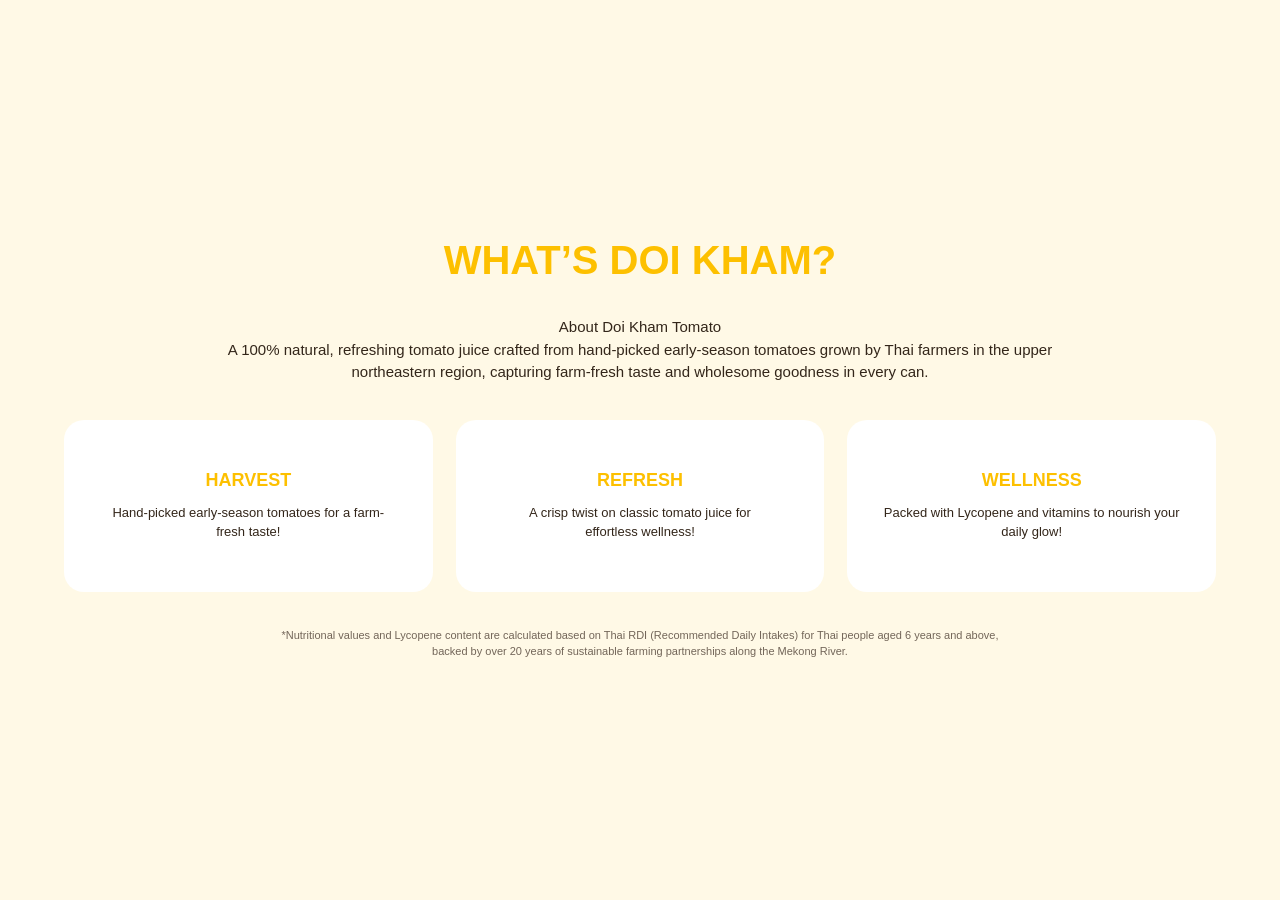
<file: doi-kham-about-section.html>
<!DOCTYPE html>
<html lang="en">
<head>
  <meta charset="UTF-8" />
  <meta name="viewport" content="width=device-width, initial-scale=1.0" />
  <title>DOI KHAM - About</title>

  <style>
    :root {
      /* =========================
         About Section
      ========================= */
      --about-bg: #FFF9E6;
      --about-title-color: #FDC000;
      --about-text-color: #33261A;
      --about-note-color: #736659;

      --about-block-padding: clamp(32px, 7vw, 80px);
      --about-inline-padding: clamp(20px, 5vw, 72px);

      --about-content-width: 1200px;
      --about-gap: clamp(20px, 3vw, 36px);

      /* =========================
         About Heading
      ========================= */
      --about-title-size: clamp(30px, 4cqw, 40px);
      --about-title-weight: 900;
      --about-title-line-height: 1;

      /* =========================
         About Description
      ========================= */
      --about-description-size: clamp(13px, 1.5cqw, 15px);
      --about-description-weight: 400;
      --about-description-line-height: 1.5;
      --about-description-max-width: 850px;

      /* =========================
         About Cards
      ========================= */
      --about-cards-gap: clamp(12px, 2cqw, 28px);

      --about-card-ratio: 320 / 150;
      --about-card-background: #FFFFFF;
      --about-card-radius: clamp(14px, 2cqw, 20px);
      --about-card-padding: clamp(14px, 2.5cqw, 28px);

      --about-card-header-color: #FDC000;
      --about-card-header-size: 18px;
      --about-card-header-weight: 700;
      --about-card-header-line-height: 1.2;

      --about-card-details-color: #33261A;
      --about-card-details-size: 13px;
      --about-card-details-weight: 400;
      --about-card-details-line-height: 1.45;

      --about-card-content-gap: 12px;

      /* =========================
         About Note
      ========================= */
      --about-note-width: min(720px, 100%);
      --about-note-size: clamp(9px, 1.1cqw, 11px);
      --about-note-weight: 400;
      --about-note-line-height: 1.45;
    }

    *,
    *::before,
    *::after {
      box-sizing: border-box;
    }

    html,
    body {
      width: 100%;
      min-height: 100%;
      margin: 0;
    }

    body {
      overflow-x: hidden;
      font-family: Arial, Helvetica, sans-serif;
      background-color: var(--about-bg);
    }

    /* =========================
       About Section
    ========================= */
    .about {
      display: flex;
      align-items: center;
      justify-content: center;
      width: 100%;
      min-height: 100svh;
      padding-block: var(--about-block-padding);
      padding-inline: var(--about-inline-padding);
      background-color: var(--about-bg);
    }

    /* =========================
       Parent Container
    ========================= */
    .about__container {
      container: about / inline-size;

      display: flex;
      flex-direction: column;
      align-items: center;
      justify-content: center;

      width: min(100%, var(--about-content-width));
      min-width: 0;

      gap: var(--about-gap);

      /* Responsive custom properties belong to the container */
      --about-card-header-size: 18px;
      --about-card-details-size: 13px;
      --about-card-content-gap: 12px;
      --about-card-padding: clamp(14px, 2.5cqw, 28px);
      --about-card-radius: clamp(14px, 2cqw, 20px);
      --about-cards-gap: clamp(12px, 2cqw, 28px);

      text-align: center;
    }

    /* =========================
       Child 1
    ========================= */
    .about__heading-container {
      display: flex;
      align-items: center;
      justify-content: center;
      width: 100%;
      min-width: 0;
    }

    .about__heading {
      width: 100%;
      max-width: 100%;
      margin: 0;
      color: var(--about-title-color);
      font-size: var(--about-title-size);
      font-weight: 900;
      line-height: 1;
      text-align: center;
      text-wrap: balance;
    }

    /* =========================
       Child 2
    ========================= */
    .about__description-container {
      display: flex;
      align-items: center;
      justify-content: center;
      width: 100%;
      min-width: 0;
    }

    .about__description {
      width: min(100%, var(--about-description-max-width));
      margin: 0;
      color: var(--about-text-color);
      font-size: var(--about-description-size);
      font-weight: 400;
      line-height: var(--about-description-line-height);
      text-align: center;
      text-wrap: pretty;
    }

    /* =========================
       Child 3
       Cards Container
    ========================= */
    .about__cards-container {
      display: flex;
      align-items: center;
      justify-content: center;
      width: 100%;
      min-width: 0;
    }

    .about__cards {
      display: grid;
      grid-template-columns: repeat(3, minmax(0, 1fr));
      align-items: stretch;

      width: 100%;
      min-width: 0;

      gap: var(--about-cards-gap);
    }

    /* =========================
       Reusable Card
    ========================= */
    .about-card {
      display: flex;
      flex-direction: column;
      align-items: center;
      justify-content: center;

      width: 100%;
      min-width: 0;

      aspect-ratio: var(--about-card-ratio);

      padding: var(--about-card-padding);

      border-radius: var(--about-card-radius);

      background-color: var(--about-card-background);

      text-align: center;
      overflow: hidden;
    }

    /* =========================
       Card Content
    ========================= */
    .about-card__content {
      display: flex;
      flex-direction: column;
      align-items: center;
      justify-content: center;

      width: 100%;
      max-width: 100%;
      min-width: 0;

      gap: var(--about-card-content-gap);

      text-align: center;
    }

    .about-card__header {
      max-width: 100%;
      margin: 0;

      color: var(--about-card-header-color);

      font-size: var(--about-card-header-size);
      font-weight: 700;
      line-height: 1.2;

      text-align: center;
      text-wrap: balance;
    }

    .about-card__details {
      max-width: 100%;
      margin: 0;

      color: var(--about-card-details-color);

      font-size: var(--about-card-details-size);
      font-weight: 400;
      line-height: 1.45;

      text-align: center;
      text-wrap: pretty;
    }

    /* =========================
       Child 4
    ========================= */
    .about__note-container {
      display: flex;
      align-items: center;
      justify-content: center;
      width: 100%;
      min-width: 0;
    }

    .about__note {
      width: var(--about-note-width);
      max-width: 100%;
      margin: 0;

      color: var(--about-note-color);

      font-size: var(--about-note-size);
      font-weight: 400;
      line-height: var(--about-note-line-height);

      text-align: center;
      text-wrap: pretty;
    }

    /* =========================
       Mobile
       Child 3 = Vertical
    ========================= */
    @container about (max-width: 700px) {
      .about__container {
        --about-cards-gap: clamp(14px, 4cqw, 20px);
        --about-card-padding: clamp(16px, 4cqw, 24px);
        --about-card-radius: clamp(14px, 2.5cqw, 18px);

        --about-card-header-size: 24px;
        --about-card-details-size: 13px;

        --about-card-content-gap: 10px;
      }

      .about__cards {
        grid-template-columns: 1fr;
        width: 100%;
      }

      .about-card {
        width: 100%;
        height: 137px;
        aspect-ratio: auto;
      }
    }

    /* =========================
       Small Mobile
    ========================= */
    @container about (max-width: 480px) {
      .about__container {
        --about-cards-gap: 16px;
        --about-card-padding: 18px;
        --about-card-radius: 16px;

        --about-card-header-size: 24px;
        --about-card-details-size: 13px;

        --about-card-content-gap: 10px;
      }

      .about-card {
        width: 100%;
        height: 137px;
      }
    }

    /* =========================
       Very Small Mobile
    ========================= */
    @container about (max-width: 360px) {
      .about__container {
        --about-cards-gap: 12px;
        --about-card-padding: 14px;
        --about-card-radius: 14px;

        --about-card-header-size: 24px;
        --about-card-details-size: 13px;
      }

      .about-card {
        width: 100%;
        height: 137px;
      }
    }
  </style>
</head>

<body>

  <section class="about" aria-labelledby="about-heading">

    <div class="about__container">

      <!-- Child 1 -->
      <div class="about__heading-container">
        <h2 class="about__heading" id="about-heading">
          WHAT’S DOI KHAM?
        </h2>
      </div>

      <!-- Child 2 -->
      <div class="about__description-container">
        <p class="about__description">
          About Doi Kham Tomato<br />
          A 100% natural, refreshing tomato juice crafted from hand-picked
          early-season tomatoes grown by Thai farmers in the upper northeastern
          region, capturing farm-fresh taste and wholesome goodness in every can.
        </p>
      </div>

      <!-- Child 3 -->
      <div class="about__cards-container">
        <div class="about__cards" id="about-cards"></div>
      </div>

      <!-- Child 4 -->
      <div class="about__note-container">
        <p class="about__note">
          *Nutritional values and Lycopene content are calculated based on Thai
          RDI (Recommended Daily Intakes) for Thai people aged 6 years and above,
          backed by over 20 years of sustainable farming partnerships along the Mekong River.
        </p>
      </div>

    </div>

  </section>

  <script>
    /* =========================
       Card Data
    ========================= */
    const aboutCards = [
      {
        header: "HARVEST",
        details:
          "Hand-picked early-season tomatoes for a farm-fresh taste!"
      },
      {
        header: "REFRESH",
        details:
          "A crisp twist on classic tomato juice for effortless wellness!"
      },
      {
        header: "WELLNESS",
        details:
          "Packed with Lycopene and vitamins to nourish your daily glow!"
      }
    ];

    /* =========================
       Card Renderer
    ========================= */
    const aboutCardsContainer =
      document.getElementById("about-cards");

    function createAboutCard(card) {
      const article = document.createElement("article");

      article.className = "about-card";

      article.innerHTML = `
        <div class="about-card__content">
          <h3 class="about-card__header">
            ${card.header}
          </h3>

          <p class="about-card__details">
            ${card.details}
          </p>
        </div>
      `;

      return article;
    }

    function renderAboutCards() {
      const fragment = document.createDocumentFragment();

      aboutCards.forEach(card => {
        fragment.appendChild(createAboutCard(card));
      });

      aboutCardsContainer.replaceChildren(fragment);
    }

    renderAboutCards();
  </script>

</body>
</html>
</file>
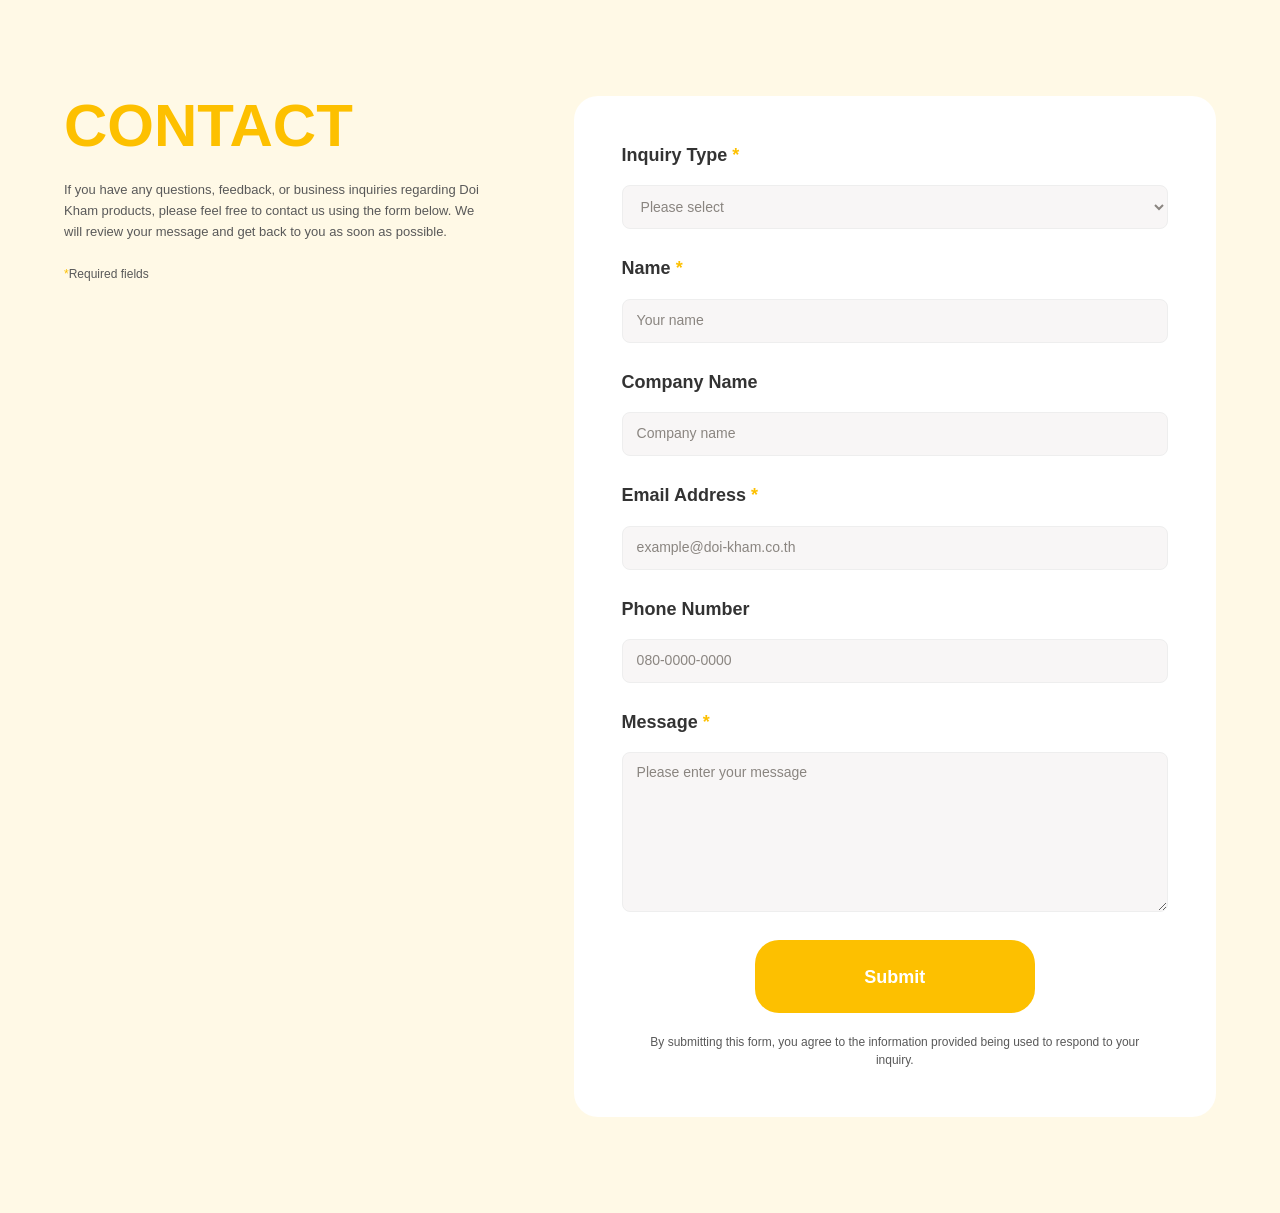
<file: doi-kham-contact-section.html>
<!DOCTYPE html>
<html lang="en">
<head>
  <meta charset="UTF-8">
  <meta name="viewport" content="width=device-width, initial-scale=1.0">
  <title>Doi Kham — Contact</title>
  <style>
    /*
    Code Convention:
    - Must read the latest official MDN documentation first.
    - Must apply at least one current official MDN technique.
    - Keep the code clean, clear, separated by concern, modular, and reusable.
    - Keep everything in one HTML file.
    - Do not start a new line unnecessarily; keep code formatting compact and readable.
    - Preserve the existing baseline unless I explicitly ask for a change.
    - Parent containers control spacing/gaps between direct children.
    - Child containers control their own internal layout and spacing.
    - Avoid unnecessary margin, transform, position, or offset hacks for layout alignment.
    - Keep desktop behavior unchanged when a mobile-only change is requested.
    - Keep the HTML previewable inside a standard fenced HTML code block.
    */

    :root {
      --page-bg: #FFF9E6;
      --contact-yellow: #FDC000;
      --contact-text: #595959;
      --contact-label: #333333;
      --contact-placeholder: #8A8580;
      --contact-control-bg: #F8F6F6;
      --contact-white: #FFFFFF;
      --contact-border: #EEEEEE;
      --contact-panel-radius: 24px;
      --contact-submit-radius: 24px;
    }

    * {
      box-sizing: border-box;
    }

    html {
      margin: 0;
      padding: 0;
    }

    body {
      margin: 0;
      padding: 0;
      background: var(--page-bg);
      font-family: Arial, Helvetica, sans-serif;
      color: var(--contact-text);
    }

    button,
    input,
    textarea,
    select {
      font: inherit;
    }

    .contact {
      width: 100%;
      padding-block: clamp(48px, 8vw, 96px);
      padding-inline: clamp(20px, 5vw, 72px);
      background: transparent;
    }

    .contact__container {
      display: flex;
      flex-direction: row;
      align-items: stretch;
      justify-content: space-between;
      width: 100%;
      max-width: 1280px;
      min-width: 0;
      margin-inline: auto;
      gap: clamp(40px, 7vw, 96px);
    }

    .contact__intro {
      display: flex;
      flex-direction: column;
      align-items: flex-start;
      justify-content: flex-start;
      flex: 0 1 420px;
      min-width: 0;
      gap: 24px;
      text-align: left;
    }

    .contact__title {
      margin: 0;
      padding: 0;
      color: var(--contact-yellow);
      font-size: 60px;
      font-weight: 900;
      line-height: 1;
      text-box: trim-both cap alphabetic;
    }

    .contact__description {
      margin: 0;
      padding: 0;
      color: var(--contact-text);
      font-size: 13px;
      font-weight: 400;
      line-height: 1.6;
      text-box: trim-both cap alphabetic;
    }

    .contact__required {
      margin: 0;
      padding: 0;
      color: var(--contact-text);
      font-size: 12px;
      font-weight: 500;
      line-height: 1.4;
      text-box: trim-both cap alphabetic;
    }

    .contact__required-mark,
    .contact__field-required {
      color: var(--contact-yellow);
    }

    .contact__form {
      display: flex;
      flex-direction: column;
      align-items: stretch;
      justify-content: flex-start;
      flex: 1 1 0;
      min-width: 0;
    }

    .contact__form-panel {
      display: flex;
      flex-direction: column;
      align-items: stretch;
      justify-content: flex-start;
      width: 100%;
      height: auto;
      min-width: 0;
      padding-block: clamp(28px, 4vw, 48px);
      padding-inline: clamp(28px, 4vw, 48px);
      border-radius: var(--contact-panel-radius);
      background: var(--contact-white);
      gap: clamp(20px, 2.5vw, 28px);
    }

    .contact__field {
      display: flex;
      flex-direction: column;
      align-items: stretch;
      justify-content: flex-start;
      width: 100%;
      min-width: 0;
      gap: 18px;
    }

    .contact__field-label {
      display: block;
      width: 100%;
      margin: 0;
      padding: 0;
      color: var(--contact-label);
      font-size: 18px;
      font-weight: 700;
      line-height: 1.3;
      text-box: trim-both cap alphabetic;
    }

    .contact__field-control {
      display: block;
      width: 100%;
      min-width: 0;
      min-height: 44px;
      margin: 0;
      padding: 10px 14px;
      border: 1px solid var(--contact-border);
      border-radius: 8px;
      outline: 0;
      background: var(--contact-control-bg);
      color: #333333;
      font-size: 14px;
      font-weight: 400;
      line-height: 1.4;
    }

    .contact__field-control::placeholder {
      color: var(--contact-placeholder);
      opacity: 1;
    }

    .contact__field-control:focus {
      border-color: var(--contact-yellow);
    }

    .contact__field-select {
      appearance: auto;
      cursor: pointer;
      color: var(--contact-placeholder);
    }

    .contact__field-select:valid {
      color: #333333;
    }

    .contact__field-message {
      min-height: 160px;
      resize: vertical;
    }

    .contact__form-element {
      display: flex;
      flex-direction: column;
      align-items: center;
      justify-content: center;
      width: 100%;
      min-width: 0;
      gap: clamp(14px, 2vw, 20px);
    }

    .contact__submit {
      display: inline-flex;
      align-items: center;
      justify-content: center;
      width: 280px;
      max-width: 100%;
      height: 73px;
      margin: 0;
      padding: 0 24px;
      border: 0;
      border-radius: var(--contact-submit-radius);
      outline: 0;
      background: var(--contact-yellow);
      color: #FFFFFF;
      font-size: 18px;
      font-weight: 700;
      line-height: 1;
      text-align: center;
      cursor: pointer;
    }

    .contact__submit:focus-visible {
      outline: 3px solid #025627;
      outline-offset: 3px;
    }

    .contact__form-note {
      display: block;
      width: 100%;
      max-width: 520px;
      margin: 0;
      color: var(--contact-text);
      font-size: 12px;
      font-weight: 400;
      line-height: 1.5;
      text-align: center;
    }

    .contact__field-control:user-invalid {
      border-color: #C62828;
    }

    @media (max-width: 700px) {
      .contact {
        padding-block: 48px;
        padding-inline: 32px;
      }

      .contact__container {
        flex-direction: column;
        align-items: stretch;
        justify-content: flex-start;
        gap: 32px;
      }

      .contact__intro {
        flex: 0 0 auto;
        width: 100%;
        gap: 24px;
      }

      .contact__form {
        flex: 0 0 auto;
        width: 100%;
      }

      .contact__form-panel {
        padding-block: 32px;
        padding-inline: 32px;
      }
    }

    @media (max-width: 480px) {
      .contact {
        padding-inline: 28px;
      }

      .contact__form-panel {
        padding-block: 28px;
        padding-inline: 24px;
      }

      .contact__submit {
        width: 100%;
        max-width: 280px;
      }

      .contact__field-label {
        font-size: 18px;
      }
    }

    @media (max-width: 360px) {
      .contact {
        padding-inline: 24px;
      }

      .contact__form-panel {
        padding-block: 24px;
        padding-inline: 20px;
      }

      .contact__title {
        font-size: 46px;
      }

      .contact__description {
        font-size: 13px;
      }

      .contact__submit {
        height: 68px;
        font-size: 17px;
      }
    }

    @media (prefers-reduced-motion: reduce) {
      .contact__submit {
        transition: none;
      }
    }
  </style>
</head>
<body>

  <main>
    <section class="contact" aria-labelledby="contact-title">
      <div class="contact__container">

        <div class="contact__intro">
          <h1 class="contact__title" id="contact-title">CONTACT</h1>

          <p class="contact__description">If you have any questions, feedback, or business inquiries regarding Doi Kham products, please feel free to contact us using the form below. We will review your message and get back to you as soon as possible.</p>

          <p class="contact__required"><span class="contact__required-mark">*</span>Required fields</p>
        </div>

        <div class="contact__form">
          <form class="contact__form-panel" action="#" method="post">

            <div class="contact__field">
              <label class="contact__field-label" for="inquiry-type">Inquiry Type <span class="contact__field-required">*</span></label>
              <select class="contact__field-control contact__field-select" id="inquiry-type" name="inquiry-type" required>
                <option value="" selected disabled>Please select</option>
                <option value="products-services">Products and Services</option>
                <option value="media-press">Media / Press Inquiries</option>
                <option value="recruitment">Recruitment</option>
                <option value="other">Other</option>
              </select>
            </div>

            <div class="contact__field">
              <label class="contact__field-label" for="name">Name <span class="contact__field-required">*</span></label>
              <input class="contact__field-control" id="name" name="name" type="text" autocomplete="name" placeholder="Your name" required>
            </div>

            <div class="contact__field">
              <label class="contact__field-label" for="company-name">Company Name</label>
              <input class="contact__field-control" id="company-name" name="company-name" type="text" autocomplete="organization" placeholder="Company name">
            </div>

            <div class="contact__field">
              <label class="contact__field-label" for="email">Email Address <span class="contact__field-required">*</span></label>
              <input class="contact__field-control" id="email" name="email" type="email" autocomplete="email" placeholder="example@doi-kham.co.th" required>
            </div>

            <div class="contact__field">
              <label class="contact__field-label" for="phone">Phone Number</label>
              <input class="contact__field-control" id="phone" name="phone" type="tel" autocomplete="tel" placeholder="080-0000-0000">
            </div>

            <div class="contact__field">
              <label class="contact__field-label" for="message">Message <span class="contact__field-required">*</span></label>
              <textarea class="contact__field-control contact__field-message" id="message" name="message" rows="6" placeholder="Please enter your message" required></textarea>
            </div>

            <div class="contact__form-element">
              <button class="contact__submit" type="submit">Submit</button>

              <p class="contact__form-note">By submitting this form, you agree to the information provided being used to respond to your inquiry.</p>
            </div>

          </form>
        </div>

      </div>
    </section>
  </main>

</body>
</html>
</file>
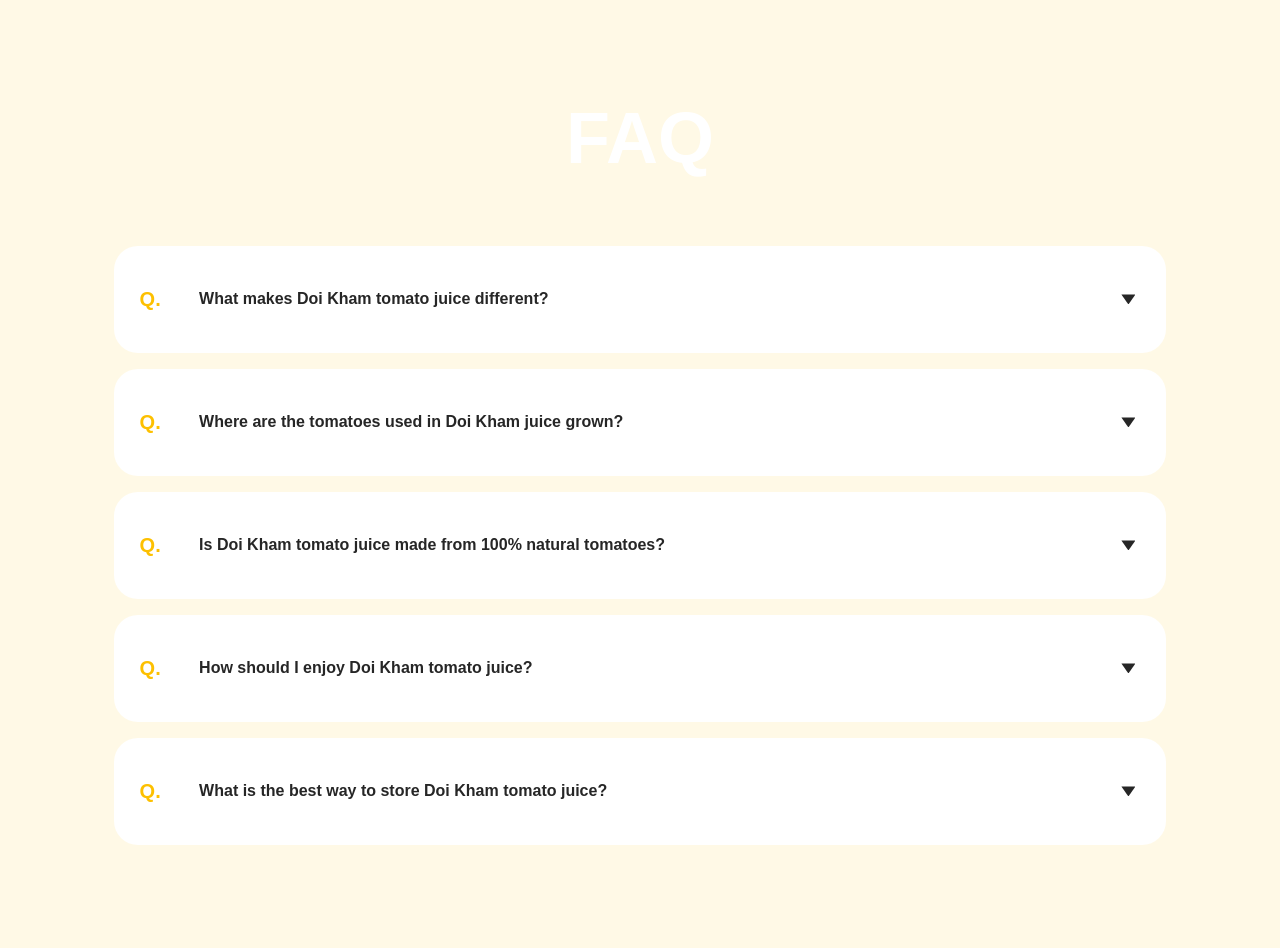
<file: doi-kham-faq-section.html>
<!DOCTYPE html>
<html lang="en">
<head>
  <meta charset="UTF-8" />
  <meta name="viewport" content="width=device-width, initial-scale=1.0" />
  <title>DOI KHAM - FAQ</title>

  <!--
    Code Convention:
    - Must read the latest official MDN documentation first.
    - Must apply at least one current official MDN technique.
    - Keep the code clean, clear, separated by concern, modular, and reusable.
    - Keep everything in one HTML file.
    - Do not start a new line unnecessarily; keep code formatting compact and readable.
    - Preserve the existing baseline unless I explicitly ask for a change.
    - Parent containers control spacing/gaps between direct children.
    - Child containers control their own internal layout and spacing.
    - Avoid unnecessary margin, transform, position, or offset hacks for layout alignment.
    - Keep desktop behavior unchanged when a mobile-only change is requested.
    - Keep the HTML previewable inside a standard fenced HTML code block.
  -->

  <style>
    :root {
      /* =========================
         FAQ Section
      ========================= */
      --faq-bg: #FFF9E6;
      --faq-card-bg: #FFFFFF;
      --faq-title-color: #FFFFFF;
      --faq-question-color: #FDC000;
      --faq-text-color: #262626;
      --faq-text-hover-color: #FDC000;
      --faq-detail-color: #393230;
      --faq-divider-color: #EEEEEE;
      --faq-arrow-color: #262626;

      --faq-block-padding: clamp(64px, 8vw, 120px);
      --faq-inline-padding: clamp(20px, 5vw, 72px);
      --faq-content-width: 1052px;

      --faq-title-size: 72px;
      --faq-title-weight: 900;
      --faq-title-line-height: 1;

      --faq-group-gap: clamp(12px, 1.5vw, 16px);

      /* 1052 × 106 */
      --faq-card-ratio: 1052 / 106;
      --faq-card-radius: 24px;

      /* Desktop: reduced horizontal padding */
      --faq-card-padding-inline: clamp(20px, 2vw, 32px);
      --faq-card-gap: clamp(20px, 3vw, 40px);

      --faq-question-size: 20px;
      --faq-question-weight: 700;

      --faq-text-size: 16px;
      --faq-text-weight: 700;
      --faq-text-line-height: 1.4;
      --faq-text-transition: 180ms ease;

      --faq-arrow-size: 24px;
      --faq-triangle-width: 14px;
      --faq-triangle-height: 10px;
      --faq-arrow-transition: 220ms ease;

      --faq-detail-padding-top: 18px;
      --faq-detail-padding-bottom: 22px;
      --faq-detail-size: 14px;
      --faq-detail-weight: 400;
      --faq-detail-line-height: 1.55;

      --faq-detail-transition: 280ms ease;
    }

    *,
    *::before,
    *::after {
      box-sizing: border-box;
    }

    html,
    body {
      width: 100%;
      min-height: 100%;
      margin: 0;
    }

    body {
      overflow-x: hidden;
      font-family: Arial, Helvetica, sans-serif;
      background-color: var(--faq-bg);
    }

    /* =========================
       FAQ Section
       Cream Background
    ========================= */
    .faq {
      container: faq / inline-size;
      display: flex;
      align-items: center;
      justify-content: center;
      width: 100%;
      padding-block: var(--faq-block-padding);
      padding-inline: var(--faq-inline-padding);
      background-color: var(--faq-bg);
    }

    /* =========================
       FAQ Parent
       Vertical
    ========================= */
    .faq__container {
      display: flex;
      flex-direction: column;
      align-items: center;
      width: min(100%, var(--faq-content-width));
      min-width: 0;
      gap: clamp(40px, 6vw, 72px);
    }

    /* =========================
       Header
       Center X + Y
    ========================= */
    .faq__header {
      display: flex;
      align-items: center;
      justify-content: center;
      width: 100%;
      min-width: 0;
    }

    .faq__header-text {
      display: block;
      margin: 0;
      color: var(--faq-title-color);
      font-size: var(--faq-title-size);
      font-weight: var(--faq-title-weight);
      line-height: var(--faq-title-line-height);
      text-align: center;
    }

    /* =========================
       FAQ Card Group
       Vertical
    ========================= */
    .faq__list {
      display: flex;
      flex-direction: column;
      align-items: stretch;
      width: 100%;
      min-width: 0;
      gap: var(--faq-group-gap);
    }

    /* =========================
       FAQ Card
       24px Radius
    ========================= */
    .faq-card {
      display: block;
      width: 100%;
      min-width: 0;
      overflow: hidden;
      border-radius: var(--faq-card-radius);
      background-color: var(--faq-card-bg);
    }

    /* =========================
       FAQ Question Row
       3 Elements
    ========================= */
    .faq-card__summary {
      display: flex;
      align-items: center;
      width: 100%;
      min-width: 0;
      min-height: 106px;
      aspect-ratio: var(--faq-card-ratio);
      padding-inline: var(--faq-card-padding-inline);
      gap: var(--faq-card-gap);
      border: 0;
      background: transparent;
      font: inherit;
      text-align: left;
      cursor: pointer;
    }

    /* =========================
       Question
    ========================= */
    .faq-card__question {
      display: flex;
      align-items: center;
      justify-content: flex-start;
      flex: 0 0 auto;
      margin: 0;
      color: var(--faq-question-color);
      font-size: var(--faq-question-size);
      font-weight: var(--faq-question-weight);
      line-height: 1;
    }

    /* =========================
       FAQ Text
    ========================= */
    .faq-card__text {
      display: flex;
      align-items: center;
      flex: 1 1 auto;
      min-width: 0;
      margin: 0;
      color: var(--faq-text-color);
      font-size: var(--faq-text-size);
      font-weight: var(--faq-text-weight);
      line-height: var(--faq-text-line-height);
      transition: color var(--faq-text-transition);
    }

    /* =========================
       Right Arrow Area
    ========================= */
    .faq-card__action {
      display: flex;
      align-items: center;
      justify-content: center;
      flex: 0 0 auto;
      width: var(--faq-arrow-size);
      height: var(--faq-arrow-size);
      color: var(--faq-arrow-color);
    }

    /* =========================
       Triangle Arrow
       Closed = Down
       Open = Up
    ========================= */
    .faq-card__arrow {
      display: block;
      width: var(--faq-triangle-width);
      height: var(--faq-triangle-height);
      background-color: currentColor;
      clip-path: polygon(
        0% 0%,
        100% 0%,
        50% 100%
      );
      transition: rotate var(--faq-arrow-transition);
      transform-origin: center;
    }

    .faq-card.is-open .faq-card__arrow {
      rotate: 180deg;
    }

    /* =========================
       Detail Wrapper
       Animated Height
    ========================= */
    .faq-card__details {
      display: block;
      width: auto;
      margin-inline: var(--faq-card-padding-inline);
      height: 0;
      overflow: hidden;
      border-block-start: 1px solid transparent;
      transition:
        height var(--faq-detail-transition),
        border-color var(--faq-detail-transition);
      color: var(--faq-detail-color);
      font-size: var(--faq-detail-size);
      font-weight: var(--faq-detail-weight);
      line-height: var(--faq-detail-line-height);
    }

    /* =========================
       Detail Content
    ========================= */
    .faq-card__details-inner {
      display: block;
      padding-block-start: var(--faq-detail-padding-top);
      padding-block-end: var(--faq-detail-padding-bottom);
      padding-inline: 0;
    }

    .faq-card__details-text {
      display: block;
      max-width: 900px;
      margin: 0;
      color: var(--faq-detail-color);
      font-size: var(--faq-detail-size);
      font-weight: var(--faq-detail-weight);
      line-height: var(--faq-detail-line-height);
    }

    /* =========================
       Open State
    ========================= */
    .faq-card.is-open .faq-card__details {
      border-block-start-color: var(--faq-divider-color);
    }

    /* =========================
       FAQ Text Hover
    ========================= */
    @media (hover: hover) {
      .faq-card:hover .faq-card__text {
        color: var(--faq-text-hover-color);
      }
    }

    /* =========================
       Responsive
    ========================= */
    @container faq (max-width: 700px) {
      .faq {
        padding-block: clamp(48px, 10vw, 72px);
      }

      .faq__container {
        gap: clamp(32px, 8vw, 48px);
      }

      .faq__header-text {
        font-size: clamp(48px, 12vw, 64px);
      }

      /* Mobile: more horizontal padding */
      .faq-card__summary {
        min-height: 82px;
        aspect-ratio: auto;
        padding-inline: 32px;
        gap: 16px;
      }

      .faq-card__question {
        font-size: 18px;
      }

      .faq-card__text {
        font-size: 14px;
      }

      .faq-card__action {
        width: 20px;
        height: 20px;
      }

      .faq-card__details {
        margin-inline: 32px;
      }

      .faq-card__details-text {
        font-size: 13px;
      }
    }

    /* =========================
       Small Mobile
    ========================= */
    @container faq (max-width: 480px) {
      .faq {
        padding-inline: 16px;
      }

      .faq__container {
        gap: 32px;
      }

      .faq__header-text {
        font-size: 48px;
      }

      .faq__list {
        gap: 10px;
      }

      /* More mobile horizontal padding */
      .faq-card__summary {
        min-height: 76px;
        padding-inline: 28px;
        gap: 12px;
      }

      .faq-card__question {
        font-size: 18px;
      }

      .faq-card__text {
        font-size: 14px;
        line-height: 1.35;
      }

      .faq-card__action {
        width: 18px;
        height: 18px;
      }

      .faq-card__details {
        margin-inline: 28px;
      }

      .faq-card__details-inner {
        padding-block-start: 14px;
        padding-block-end: 18px;
      }

      .faq-card__details-text {
        font-size: 13px;
      }
    }

    /* =========================
       Very Small Mobile
    ========================= */
    @container faq (max-width: 360px) {
      .faq {
        padding-inline: 12px;
      }

      .faq__header-text {
        font-size: 42px;
      }

      .faq-card__summary {
        min-height: 72px;
        padding-inline: 24px;
        gap: 10px;
      }

      .faq-card__question {
        font-size: 18px;
      }

      .faq-card__text {
        font-size: 14px;
      }

      .faq-card__action {
        width: 17px;
        height: 17px;
      }

      .faq-card__details {
        margin-inline: 24px;
      }

      .faq-card__details-text {
        font-size: 13px;
      }
    }

    /* =========================
       Reduced Motion
    ========================= */
    @media (prefers-reduced-motion: reduce) {
      .faq-card__arrow,
      .faq-card__details,
      .faq-card__text {
        transition: none;
      }
    }
  </style>
</head>

<body>

  <section class="faq" aria-labelledby="faq-title">

    <div class="faq__container">

      <!-- =========================
           Header
      ========================= -->
      <header class="faq__header">
        <h2 class="faq__header-text" id="faq-title">
          FAQ
        </h2>
      </header>

      <!-- =========================
           FAQ Card Group
           5 Cards
      ========================= -->
      <div class="faq__list">

        <!-- FAQ 1 -->
        <article class="faq-card">

          <button
            class="faq-card__summary"
            type="button"
            aria-expanded="false"
            aria-controls="faq-answer-1"
          >
            <span class="faq-card__question">Q.</span>

            <span class="faq-card__text">
              What makes Doi Kham tomato juice different?
            </span>

            <span class="faq-card__action" aria-hidden="true">
              <span class="faq-card__arrow"></span>
            </span>
          </button>

          <div
            class="faq-card__details"
            id="faq-answer-1"
            role="region"
            aria-hidden="true"
          >
            <div class="faq-card__details-inner">
              <p class="faq-card__details-text">
                Doi Kham tomato juice is made to bring the natural goodness of
                carefully selected tomatoes into a refreshing and enjoyable
                everyday drink.
              </p>
            </div>
          </div>

        </article>

        <!-- FAQ 2 -->
        <article class="faq-card">

          <button
            class="faq-card__summary"
            type="button"
            aria-expanded="false"
            aria-controls="faq-answer-2"
          >
            <span class="faq-card__question">Q.</span>

            <span class="faq-card__text">
              Where are the tomatoes used in Doi Kham juice grown?
            </span>

            <span class="faq-card__action" aria-hidden="true">
              <span class="faq-card__arrow"></span>
            </span>
          </button>

          <div
            class="faq-card__details"
            id="faq-answer-2"
            role="region"
            aria-hidden="true"
          >
            <div class="faq-card__details-inner">
              <p class="faq-card__details-text">
                The tomatoes are grown through farming partnerships in
                Thailand, connecting the product with local agricultural
                communities and fresh harvests.
              </p>
            </div>
          </div>

        </article>

        <!-- FAQ 3 -->
        <article class="faq-card">

          <button
            class="faq-card__summary"
            type="button"
            aria-expanded="false"
            aria-controls="faq-answer-3"
          >
            <span class="faq-card__question">Q.</span>

            <span class="faq-card__text">
              Is Doi Kham tomato juice made from 100% natural tomatoes?
            </span>

            <span class="faq-card__action" aria-hidden="true">
              <span class="faq-card__arrow"></span>
            </span>
          </button>

          <div
            class="faq-card__details"
            id="faq-answer-3"
            role="region"
            aria-hidden="true"
          >
            <div class="faq-card__details-inner">
              <p class="faq-card__details-text">
                The product is presented as a natural tomato-based drink,
                designed to preserve the fresh character and vibrant taste of
                the tomatoes.
              </p>
            </div>
          </div>

        </article>

        <!-- FAQ 4 -->
        <article class="faq-card">

          <button
            class="faq-card__summary"
            type="button"
            aria-expanded="false"
            aria-controls="faq-answer-4"
          >
            <span class="faq-card__question">Q.</span>

            <span class="faq-card__text">
              How should I enjoy Doi Kham tomato juice?
            </span>

            <span class="faq-card__action" aria-hidden="true">
              <span class="faq-card__arrow"></span>
            </span>
          </button>

          <div
            class="faq-card__details"
            id="faq-answer-4"
            role="region"
            aria-hidden="true"
          >
            <div class="faq-card__details-inner">
              <p class="faq-card__details-text">
                Chill before serving and enjoy it as a refreshing drink on its
                own or as part of your daily routine.
              </p>
            </div>
          </div>

        </article>

        <!-- FAQ 5 -->
        <article class="faq-card">

          <button
            class="faq-card__summary"
            type="button"
            aria-expanded="false"
            aria-controls="faq-answer-5"
          >
            <span class="faq-card__question">Q.</span>

            <span class="faq-card__text">
              What is the best way to store Doi Kham tomato juice?
            </span>

            <span class="faq-card__action" aria-hidden="true">
              <span class="faq-card__arrow"></span>
            </span>
          </button>

          <div
            class="faq-card__details"
            id="faq-answer-5"
            role="region"
            aria-hidden="true"
          >
            <div class="faq-card__details-inner">
              <p class="faq-card__details-text">
                Follow the storage instructions provided on the product
                packaging and refrigerate after opening when required.
              </p>
            </div>
          </div>

        </article>

      </div>

    </div>

  </section>

  <script>
    const faqCards = document.querySelectorAll(".faq-card");

    function openFaq(card) {
      const button = card.querySelector(".faq-card__summary");
      const details = card.querySelector(".faq-card__details");

      card.classList.add("is-open");
      button.setAttribute("aria-expanded", "true");
      details.setAttribute("aria-hidden", "false");

      details.style.height = `${details.scrollHeight}px`;

      const onOpenEnd = (event) => {
        if (event.propertyName !== "height") return;
        details.style.height = "auto";
        details.removeEventListener("transitionend", onOpenEnd);
      };

      details.addEventListener("transitionend", onOpenEnd);
    }

    function closeFaq(card) {
      const button = card.querySelector(".faq-card__summary");
      const details = card.querySelector(".faq-card__details");

      details.style.height = `${details.scrollHeight}px`;

      requestAnimationFrame(() => {
        card.classList.remove("is-open");
        button.setAttribute("aria-expanded", "false");
        details.setAttribute("aria-hidden", "true");
        details.style.height = "0px";
      });
    }

    faqCards.forEach((card) => {
      const button = card.querySelector(".faq-card__summary");

      button.addEventListener("click", () => {
        const isOpen = card.classList.contains("is-open");

        if (isOpen) {
          closeFaq(card);
        } else {
          openFaq(card);
        }
      });
    });
  </script>

</body>
</html>
</file>
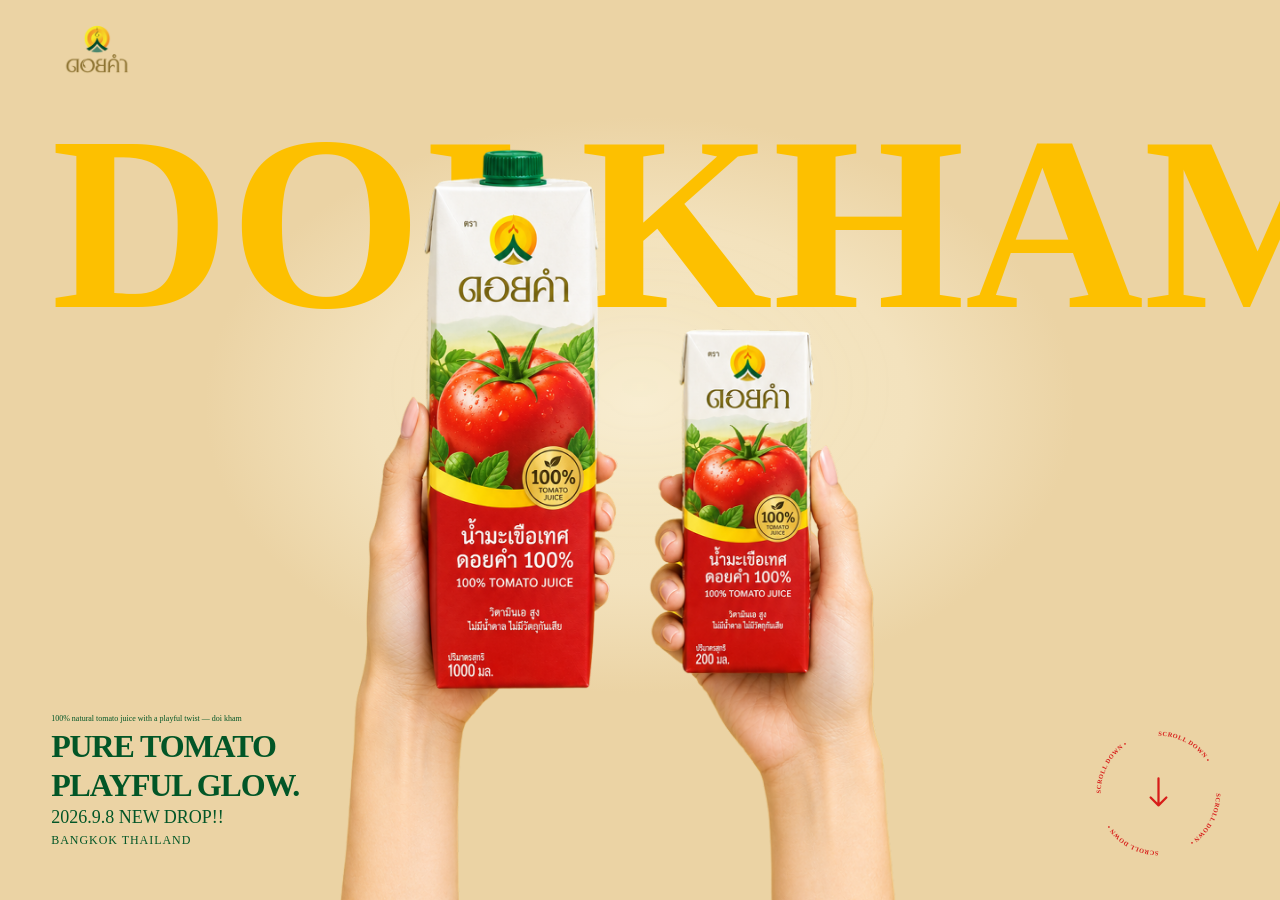
<file: doi-kham-hero-section.html>
<!doctype html>
<html lang="th">

<head>
  <meta charset="UTF-8">
  <meta name="viewport" content="width=device-width, initial-scale=1.0">

  <title>DOI KHAM</title>

  <style>
    /* =====================================================
       01. BASE / RESET
       ===================================================== */

    *,
    *::before,
    *::after {
      box-sizing: border-box;
    }

    html,
    body {
      inline-size: 100%;
      min-block-size: 100%;
      margin: 0;
      padding: 0;
    }

    body {
      min-block-size: 100dvh;
      overflow: clip;
    }

    h1,
    p {
      margin: 0;
    }


    /* =====================================================
       02. THEME
       ===================================================== */

    :root {
      --color-bg-center: #F8EDCF;
      --color-bg-light: #F6E9C8;
      --color-bg-mid: #F4E5C0;
      --color-bg-dark: #F3E2BD;
      --color-bg-edge: #EBD3A4;

      --color-doi-kham: #FDC000;
      --color-text-group: #025627;
      --color-scroll-down: #D71D1A;

      --bg-position-x: 50%;
      --bg-position-y: 45%;

      --header-inline-padding: clamp(16px, 4vw, 56px);
      --header-block-padding: 16px;
      --header-max-height: 100px;

      --logo-size: 92px;

      --hero-gap: 8px;
      --hero-copy-gap: 8px;

      --doi-kham-size: clamp(64px, 21cqw, 300px);

      --eyebrow-size: clamp(8px, 0.56vw, 10px);
      --headline-size: clamp(32px, 2.22vw, 40px);
      --release-size: clamp(18px, 1.25vw, 22px);
      --location-size: clamp(12px, 0.83vw, 15px);

      --hero-inline-padding: clamp(16px, 4vw, 56px);
      --hero-bottom-padding: clamp(40px, 6vh, 80px);

      --hand-size: clamp(180px, 25vw, 420px);

      --scroll-indicator-size: clamp(120px, 11vw, 170px);
      --scroll-indicator-offset: clamp(18px, 4vw, 56px);
      --scroll-indicator-bottom: clamp(18px, 4vh, 48px);
      --scroll-indicator-text-size: clamp(8px, 0.7vw, 11px);
      --scroll-indicator-arrow-size: clamp(18px, 1.4vw, 24px);
    }


    /* =====================================================
       03. PAGE / VIEWPORT
       ===================================================== */

    .page {
      position: relative;

      inline-size: 100%;
      min-block-size: 100dvh;

      overflow: clip;
      isolation: isolate;
    }


    /* =====================================================
       04. BACKGROUND
       ===================================================== */

    .page {
      background:
        radial-gradient(
          ellipse
          clamp(280px, 34vw, 490px)
          clamp(250px, 32vh, 300px)
          at var(--bg-position-x) var(--bg-position-y),
          var(--color-bg-center) 0%,
          var(--color-bg-light) 18%,
          var(--color-bg-mid) 36%,
          var(--color-bg-dark) 62%,
          var(--color-bg-edge) 100%
        );
    }


    /* =====================================================
       05. BACKGROUND EFFECT
       ===================================================== */

    .page::before {
      content: "";

      position: absolute;
      inset: 0;

      z-index: -1;

      pointer-events: none;

      background:
        radial-gradient(
          ellipse
          clamp(220px, 28vw, 400px)
          clamp(200px, 26vh, 250px)
          at 50% 43%,
          rgb(255 255 255 / 5.5%) 0%,
          rgb(255 249 230 / 2.5%) 45%,
          transparent 70%
        );

      filter: blur(clamp(12px, 1.4vw, 20px));
    }


    /* =====================================================
       06. HEADER
       ===================================================== */

    .header {
      position: relative;
      z-index: 10;

      display: flex;
      align-items: center;

      inline-size: 100%;
      block-size: var(--header-max-height);
      max-block-size: var(--header-max-height);

      padding-block: var(--header-block-padding);
      padding-inline: var(--header-inline-padding);
    }


    /* =====================================================
       07. HEADER / LOGO
       ===================================================== */

    .header__logo {
      display: block;

      inline-size: var(--logo-size);
      block-size: var(--logo-size);

      max-inline-size: 100%;
      max-block-size: 100%;

      flex: 0 1 auto;

      object-fit: contain;
    }


    /* =====================================================
       08. MAIN
       ===================================================== */

    .main {
      position: relative;

      inline-size: 100%;
      min-block-size: calc(100dvh - var(--header-max-height));
    }


    /* =====================================================
       09. HERO
       ===================================================== */

    .hero {
      position: relative;

      inline-size: 100%;
      min-block-size: inherit;
    }


    /* =====================================================
       10. HERO / CONTENT
       ===================================================== */

    .hero__content {
      position: relative;

      display: flex;
      flex-direction: column;
      align-items: center;

      inline-size: 100%;
      max-inline-size: 100%;
      min-inline-size: 0;
      min-block-size: inherit;

      gap: var(--hero-gap);

      container: hero / inline-size;
    }


    /* =====================================================
       11. HERO / DOI KHAM
       ===================================================== */

    .hero__title {
      inline-size: 100%;
      max-inline-size: 100%;
      min-inline-size: 0;

      margin: 0;
      padding: 0;

      color: var(--color-doi-kham);

      font-size: var(--doi-kham-size);
      line-height: 1;
      font-weight: 700;
      text-align: center;

      text-wrap: nowrap;

      user-select: none;
    }


    /* =====================================================
       12. HERO / TEXT GROUP
       ===================================================== */

    .hero__copy {
      display: flex;
      flex-direction: column;
      align-items: flex-start;

      inline-size: min(100%, 560px);
      max-inline-size: 100%;
      min-inline-size: 0;

      margin: 0;
      padding: 0;

      gap: var(--hero-copy-gap);

      color: var(--color-text-group);
      text-align: start;
    }


    /* =====================================================
       13. HERO / TEXT — EYEBROW
       ===================================================== */

    .hero__eyebrow {
      inline-size: 100%;
      max-inline-size: 100%;
      min-inline-size: 0;

      margin: 0;
      padding: 0;

      color: var(--color-text-group);

      font-size: var(--eyebrow-size);
      line-height: 1.2;
      font-weight: 400;

      overflow-wrap: anywhere;
    }


    /* =====================================================
       14. HERO / TEXT — HEADLINE GROUP
       ===================================================== */

    .hero__headline-group {
      display: flex;
      flex-direction: column;
      align-items: flex-start;

      inline-size: fit-content;
      max-inline-size: 100%;
      min-inline-size: 0;

      gap: var(--hero-copy-gap);
    }


    /* =====================================================
       15. HERO / TEXT — HEADLINE
       ===================================================== */

    .hero__headline {
      min-inline-size: 0;

      margin: 0;
      padding: 0;

      color: var(--color-text-group);

      font-size: var(--headline-size);
      line-height: 0.95;
      font-weight: 700;
      letter-spacing: -0.035em;

      overflow-wrap: anywhere;
    }


    /* =====================================================
       16. HERO / TEXT — RELEASE
       ===================================================== */

    .hero__release {
      inline-size: 100%;
      max-inline-size: 100%;
      min-inline-size: 0;

      margin: 0;
      padding: 0;

      color: var(--color-text-group);

      font-size: var(--release-size);
      line-height: 1;
      font-weight: 400;

      overflow-wrap: anywhere;
    }


    /* =====================================================
       17. HERO / TEXT — LOCATION
       ===================================================== */

    .hero__location {
      inline-size: 100%;
      max-inline-size: 100%;
      min-inline-size: 0;

      margin: 0;
      padding: 0;

      color: var(--color-text-group);

      font-size: var(--location-size);
      line-height: 1;
      font-weight: 400;
      letter-spacing: 0.08em;

      overflow-wrap: anywhere;
    }


    /* =====================================================
       18. HERO / HANDS
       ===================================================== */

    .hero__hand {
      position: absolute;
      z-index: 5;

      display: block;

      inline-size: var(--hand-size);
      block-size: auto;
      max-inline-size: 100%;

      object-fit: contain;

      inset-block-end: 0;

      pointer-events: none;
      user-select: none;
    }

    .hero__hand--left {
      inset-inline-start: 50%;
      transform: translateX(-100%);
    }

    .hero__hand--right {
      inset-inline-start: 50%;
    }


    /* =====================================================
       19. HERO / SCROLL INDICATOR
       ===================================================== */

    .scroll-indicator {
      position: absolute;
      z-index: 6;

      inset-inline-end: var(--scroll-indicator-offset);
      inset-block-end: var(--scroll-indicator-bottom);

      display: grid;
      place-items: center;

      inline-size: var(--scroll-indicator-size);
      block-size: var(--scroll-indicator-size);

      color: var(--color-scroll-down);

      pointer-events: none;
      user-select: none;
    }


    /* =====================================================
       20. SCROLL INDICATOR / ROTATING TEXT
       ===================================================== */

    .scroll-indicator__ring {
      position: absolute;
      inset: 0;

      display: block;

      inline-size: 100%;
      block-size: 100%;

      overflow: visible;

      animation:
        scroll-indicator-rotate
        12s
        linear
        infinite;
    }

    .scroll-indicator__text {
      fill: currentColor;

      font-size: var(--scroll-indicator-text-size);
      font-weight: 700;
      letter-spacing: 0.08em;
      text-transform: uppercase;
    }


    /* =====================================================
       21. SCROLL INDICATOR / STATIC ARROW
       ===================================================== */

    .scroll-indicator__arrow {
      position: absolute;
      z-index: 2;

      display: block;

      inline-size: calc(var(--scroll-indicator-arrow-size) * 1.5);
      block-size: calc(var(--scroll-indicator-arrow-size) * 2);

      overflow: visible;

      color: currentColor;

      transform: translateY(-1px);
    }

    .scroll-indicator__arrow-line {
      fill: none;
      stroke: currentColor;
      stroke-width: 2;
      stroke-linecap: round;
      stroke-linejoin: round;
    }


    /* =====================================================
       22. SCROLL INDICATOR / ANIMATION
       ===================================================== */

    @keyframes scroll-indicator-rotate {
      from {
        transform: rotate(0deg);
      }

      to {
        transform: rotate(360deg);
      }
    }


    /* =====================================================
       23. DESKTOP
       ===================================================== */

    @media (min-width: 769px) {
      .hero__content {
        padding-inline: var(--hero-inline-padding);
      }

      .hero__title {
        position: absolute;

        inset-block-start: 0;
        inset-inline: var(--hero-inline-padding);

        inline-size: calc(100% - (var(--hero-inline-padding) * 2));

        font-size: clamp(64px, 21cqw, 300px);
        text-align: center;
      }

      .hero__copy {
        position: absolute;

        inset-inline-start: var(--hero-inline-padding);
        inset-block-end: var(--hero-bottom-padding);

        inline-size: min(
          calc(100% - (var(--hero-inline-padding) * 2)),
          560px
        );
      }

      .hero__headline-group {
        flex-direction: column;
        align-items: flex-start;

        inline-size: fit-content;
      }

      .hero__headline {
        white-space: nowrap;
      }

      .hero__hand--left {
        inset-inline-start: 50%;
        inset-block-end: 0;

        transform: translateX(-100%);
      }

      .hero__hand--right {
        inset-inline-start: 50%;
        inset-inline-end: auto;
        inset-block-end: 0;
      }
    }


    /* =====================================================
       24. MOBILE
       ===================================================== */

    @media (max-width: 768px) {
      :root {
        --header-inline-padding: clamp(16px, 5vw, 28px);
        --header-block-padding: 16px;

        --logo-size: 92px;

        --doi-kham-size: 64px;

        --hero-copy-gap: 8px;

        --eyebrow-size: 10px;
        --headline-size: 24px;
        --release-size: 20px;
        --location-size: 14px;

        --hand-size: clamp(160px, 48vw, 280px);

        --scroll-indicator-size: 120px;
        --scroll-indicator-offset: 18px;
        --scroll-indicator-bottom: 18px;
        --scroll-indicator-text-size: 11px;
      }

      .hero__content {
        align-items: flex-start;

        padding-inline: var(--header-inline-padding);
      }

      .hero__title {
        inline-size: 100%;

        font-size: 64px;
        text-align: start;
      }

      .hero__copy {
        inline-size: 100%;
        max-inline-size: 100%;
      }

      .hero__headline-group {
        flex-direction: row;
        align-items: baseline;
        flex-wrap: nowrap;

        inline-size: 100%;
        max-inline-size: 100%;

        gap: var(--hero-copy-gap);
      }

      .hero__headline {
        flex: 0 0 auto;

        white-space: nowrap;
      }

      .hero__hand--left {
        inset-inline-start: 50%;
        inset-block-end: 0;

        transform: translateX(-100%);
      }

      .hero__hand--right {
        inset-inline-start: 50%;
        inset-inline-end: auto;
        inset-block-end: 0;
      }
    }


    /* =====================================================
       25. SMALL MOBILE
       ===================================================== */

    @media (max-width: 480px) {
      :root {
        --header-inline-padding: 18px;
        --header-block-padding: 16px;

        --logo-size: 92px;
        --doi-kham-size: 64px;

        --hand-size: 52vw;
      }
    }


    /* =====================================================
       26. VERY SMALL MOBILE
       ===================================================== */

    @media (max-width: 360px) {
      :root {
        --header-inline-padding: 14px;
        --header-block-padding: 16px;

        --logo-size: 92px;
        --doi-kham-size: 64px;

        --hand-size: 55vw;
      }
    }


    /* =====================================================
       27. WIDE VIEWPORT
       ===================================================== */

    @media (min-aspect-ratio: 2/1) {
      .page {
        background:
          radial-gradient(
            ellipse
            min(34vw, 55vh)
            min(32vh, 52vh)
            at var(--bg-position-x) var(--bg-position-y),
            var(--color-bg-center) 0%,
            var(--color-bg-light) 18%,
            var(--color-bg-mid) 36%,
            var(--color-bg-dark) 62%,
            var(--color-bg-edge) 100%
          );
      }
    }


    /* =====================================================
       28. REDUCED MOTION
       ===================================================== */

    @media (prefers-reduced-motion: reduce) {
      .scroll-indicator__ring {
        animation: none;
      }
    }
  </style>
</head>

<body>
  <div class="page">
    <header class="header">
      <img
        class="header__logo"
        src="logo.png"
        alt="DOI KHAM"
      >
    </header>

    <main class="main">
      <section class="hero">
        <div class="hero__content">
          <h1 class="hero__title">DOI KHAM</h1>

          <div class="hero__copy">
            <p class="hero__eyebrow">
              100% natural tomato juice with a playful twist — doi kham
            </p>

            <div class="hero__headline-group">
              <p class="hero__headline">PURE TOMATO</p>
              <p class="hero__headline">PLAYFUL GLOW.</p>
            </div>

            <p class="hero__release">
              2026.9.8 NEW DROP!!
            </p>

            <p class="hero__location">
              BANGKOK THAILAND
            </p>
          </div>
        </div>

        <img
          class="hero__hand hero__hand--left"
          src="left-hand.png"
          alt=""
          aria-hidden="true"
        >

        <img
          class="hero__hand hero__hand--right"
          src="right-hand.png"
          alt=""
          aria-hidden="true"
        >

        <div
          class="scroll-indicator"
          aria-hidden="true"
        >
          <svg
            class="scroll-indicator__ring"
            viewBox="0 0 200 200"
            xmlns="http://www.w3.org/2000/svg"
          >
            <defs>
              <path
                id="scroll-indicator-circle-path"
                d="
                  M 100 100
                  m -82 0
                  a 82 82 0 1 1 164 0
                  a 82 82 0 1 1 -164 0
                "
              />
            </defs>

            <text class="scroll-indicator__text">
              <textPath
                href="#scroll-indicator-circle-path"
                startOffset="0%"
              >
                SCROLL DOWN •
              </textPath>
            </text>

            <text class="scroll-indicator__text">
              <textPath
                href="#scroll-indicator-circle-path"
                startOffset="25%"
              >
                SCROLL DOWN •
              </textPath>
            </text>

            <text class="scroll-indicator__text">
              <textPath
                href="#scroll-indicator-circle-path"
                startOffset="50%"
              >
                SCROLL DOWN •
              </textPath>
            </text>

            <text class="scroll-indicator__text">
              <textPath
                href="#scroll-indicator-circle-path"
                startOffset="75%"
              >
                SCROLL DOWN •
              </textPath>
            </text>
          </svg>

          <svg
            class="scroll-indicator__arrow"
            viewBox="0 0 24 32"
            xmlns="http://www.w3.org/2000/svg"
          >
            <path
              class="scroll-indicator__arrow-line"
              d="
                M 12 3
                V 27
                M 5 20
                L 12 27
                L 19 20
              "
            />
          </svg>
        </div>
      </section>
    </main>
  </div>
</body>

</html>
</file>
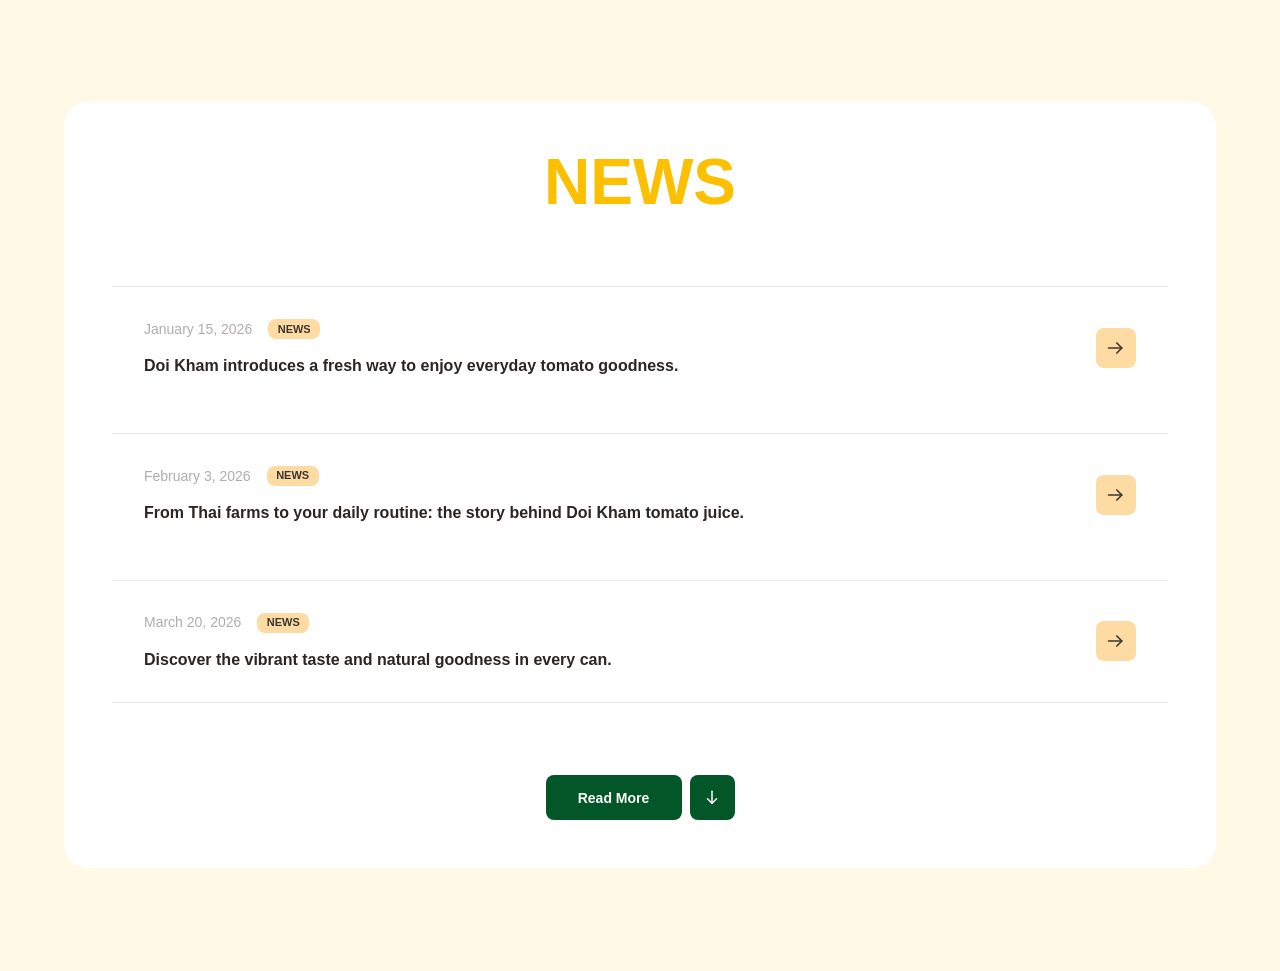
<file: doi-kham-news-section.html>
<!DOCTYPE html>
<html lang="en">
<head>
  <meta charset="UTF-8" />
  <meta name="viewport" content="width=device-width, initial-scale=1.0" />
  <title>DOI KHAM - News</title>

  <!--
    Code Convention:
    - Must read the latest official MDN documentation first.
    - Must apply at least one current official MDN technique.
    - Keep the code clean, clear, separated by concern, modular, and reusable.
    - Keep everything in one HTML file.
    - Do not start a new line unnecessarily; keep code formatting compact and readable.
    - Preserve the existing baseline unless I explicitly ask for a change.
    - Parent containers control spacing/gaps between direct children.
    - Child containers control their own internal layout and spacing.
    - Avoid unnecessary margin, transform, position, or offset hacks for layout alignment.
    - Keep desktop behavior unchanged when a mobile-only change is requested.
    - Keep the HTML previewable inside a standard fenced HTML code block.
  -->

  <style>
    :root {
      /* =========================
         News Section
      ========================= */
      --news-bg: #FFFFFF;
      --news-page-bg: #FFF9E6;
      --news-text: #2B2624;
      --news-muted: #39323066;
      --news-divider: #3932301A;
      --news-accent: #FDC000;
      --news-tag-bg: #FFDBA4;
      --news-button-bg: #025627;
      --news-button-text: #FFFFFF;
      --news-action-text: #3B3630;

      --news-block-padding: clamp(56px, 8vw, 112px);
      --news-inline-padding: clamp(20px, 5vw, 72px);
      --news-content-width: 1200px;
      --news-radius: 24px;

      --news-header-size: clamp(40px, 5vw, 64px);
      --news-header-weight: 900;

      --news-list-gap: clamp(16px, 2vw, 24px);
      --news-card-gap: clamp(20px, 4vw, 48px);
      --news-card-padding: clamp(20px, 3vw, 32px);

      --news-headline-size: 16px;
      --news-headline-weight: 700;
      --news-headline-line-height: 1.35;

      --news-metadata-gap: 16px;
      --news-metadata-size: 14px;
      --news-metadata-line-height: 1.2;

      --news-tag-width: 52px;
      --news-tag-height: 20px;
      --news-tag-radius: 8px;
      --news-tag-size: 11px;
      --news-tag-weight: 700;

      --news-action-size: 40px;
      --news-action-radius: 8px;
      --news-action-icon-size: 20px;

      --news-actions-gap: 8px;
      --news-read-more-width: 136px;
      --news-read-more-height: 45px;
      --news-down-button-size: 45px;
      --news-actions-radius: 8px;
      --news-actions-text-size: 14px;
      --news-actions-text-weight: 700;
      --news-down-icon-size: 18px;
    }

    *,
    *::before,
    *::after {
      box-sizing: border-box;
    }

    html,
    body {
      width: 100%;
      min-height: 100%;
      margin: 0;
    }

    body {
      font-family: Arial, Helvetica, sans-serif;
      background-color: var(--news-page-bg);
      color: var(--news-text);
    }

    /* =========================
       News Section
    ========================= */
    .news {
      container: news / inline-size;

      display: flex;
      align-items: center;
      justify-content: center;

      width: 100%;
      min-height: 100svh;

      padding-block: var(--news-block-padding);
      padding-inline: var(--news-inline-padding);

      background-color: var(--news-page-bg);
    }

    /* =========================
       News Parent
       Vertical
    ========================= */
    .news__container {
      display: flex;
      flex-direction: column;
      align-items: stretch;

      width: min(100%, var(--news-content-width));
      min-width: 0;

      padding: clamp(24px, 4vw, 48px);

      border-radius: var(--news-radius);

      background-color: var(--news-bg);

      gap: clamp(40px, 6vw, 72px);
    }

    /* =========================
       Header
       Center X + Y
    ========================= */
    .news__header {
      display: flex;
      align-items: center;
      justify-content: center;

      width: 100%;
      min-width: 0;
    }

    .news__header-text {
      display: block;

      margin: 0;

      color: var(--news-accent);

      font-size: var(--news-header-size);
      font-weight: var(--news-header-weight);
      line-height: 1;
      text-align: center;
    }

    /* =========================
       News List
       3 Cards
    ========================= */
    .news__list {
      display: flex;
      flex-direction: column;
      align-items: stretch;

      width: 100%;
      min-width: 0;

      gap: var(--news-list-gap);
    }

    /* =========================
       News Card
       Horizontal
    ========================= */
    .news-card {
      display: flex;
      align-items: center;
      justify-content: space-between;

      width: 100%;
      min-width: 0;

      gap: var(--news-card-gap);
      padding: var(--news-card-padding);

      border-block-start: 1px solid var(--news-divider);
    }

    .news-card:last-child {
      border-block-end: 1px solid var(--news-divider);
    }

    /* =========================
       Left Content
       Vertical
    ========================= */
    .news-card__content {
      display: flex;
      flex-direction: column;
      align-items: stretch;
      justify-content: center;

      flex: 1 1 auto;
      min-width: 0;

      gap: 16px;
    }

    /* =========================
       Metadata
       Horizontal
    ========================= */
    .news-card__metadata {
      display: flex;
      align-items: center;
      justify-content: flex-start;

      width: 100%;
      min-width: 0;

      gap: var(--news-metadata-gap);
    }

    /* =========================
       Date
    ========================= */
    .news-card__date {
      display: flex;
      align-items: center;

      min-width: 0;

      margin: 0;

      color: var(--news-muted);

      font-size: var(--news-metadata-size);
      font-weight: 400;
      line-height: var(--news-metadata-line-height);
    }

    /* =========================
       Category
    ========================= */
    .news-card__category {
      display: flex;
      align-items: center;
      justify-content: center;

      flex: 0 0 var(--news-tag-width);

      width: var(--news-tag-width);
      height: var(--news-tag-height);

      border-radius: var(--news-tag-radius);

      background-color: var(--news-tag-bg);
      color: var(--news-action-text);

      font-size: var(--news-tag-size);
      font-weight: var(--news-tag-weight);
      line-height: 1;
      text-align: center;
      white-space: nowrap;
    }

    /* =========================
       Headline
    ========================= */
    .news-card__headline {
      display: block;

      width: 100%;
      max-width: 720px;

      margin: 0;

      color: var(--news-text);

      font-size: var(--news-headline-size);
      font-weight: var(--news-headline-weight);
      line-height: var(--news-headline-line-height);
      text-wrap: pretty;
    }

    /* =========================
       Right Arrow Action
       40 × 40
    ========================= */
    .news-card__action {
      display: flex;
      align-items: center;
      justify-content: center;

      flex: 0 0 var(--news-action-size);

      width: var(--news-action-size);
      height: var(--news-action-size);

      padding: 0;
      border: 0;
      border-radius: var(--news-action-radius);

      background-color: var(--news-tag-bg);
      color: var(--news-action-text);

      cursor: pointer;
    }

    .news-card__action-icon {
      display: block;

      width: var(--news-action-icon-size);
      height: var(--news-action-icon-size);

      fill: none;
      stroke: currentColor;
      stroke-width: 2;
      stroke-linecap: round;
      stroke-linejoin: round;
    }

    /* =========================
       News Actions
       Horizontal
    ========================= */
    .news__actions {
      display: flex;
      align-items: center;
      justify-content: center;

      width: 100%;
      min-width: 0;

      gap: var(--news-actions-gap);
    }

    /* =========================
       Read More Button
       136 × 45
    ========================= */
    .news__read-more {
      display: flex;
      align-items: center;
      justify-content: center;

      flex: 0 0 var(--news-read-more-width);

      width: var(--news-read-more-width);
      height: var(--news-read-more-height);

      padding: 0;
      border: 0;
      border-radius: var(--news-actions-radius);

      background-color: var(--news-button-bg);
      color: var(--news-button-text);

      font-size: var(--news-actions-text-size);
      font-weight: var(--news-actions-text-weight);
      line-height: 1;
      text-align: center;
      text-decoration: none;

      cursor: pointer;
    }

    /* =========================
       Down Arrow Button
       45 × 45
    ========================= */
    .news__down-button {
      display: flex;
      align-items: center;
      justify-content: center;

      flex: 0 0 var(--news-down-button-size);

      width: var(--news-down-button-size);
      height: var(--news-down-button-size);

      padding: 0;
      border: 0;
      border-radius: var(--news-actions-radius);

      background-color: var(--news-button-bg);
      color: var(--news-button-text);

      cursor: pointer;
    }

    .news__down-icon {
    display: block;
    width: var(--news-down-icon-size);
    height: var(--news-down-icon-size);
    fill: none;
    stroke: currentColor;
    stroke-width: 2;
    stroke-linecap: round;
    stroke-linejoin: round;
    }

    /* =========================
       Responsive
    ========================= */
    @container news (max-width: 700px) {
      .news__container {
        padding: 24px;
        gap: 40px;
      }

      .news__header-text {
        font-size: clamp(36px, 10vw, 48px);
      }

      .news-card {
        align-items: flex-end;
        gap: 20px;
        padding-block: 20px;
        padding-inline: 0;
      }

      .news-card__content {
        gap: 12px;
      }

      .news-card__metadata {
        gap: 12px;
      }

      .news-card__headline {
        font-size: 16px;
      }
    }

    /* =========================
       Small Mobile
    ========================= */
    @container news (max-width: 480px) {
      .news {
        padding-inline: 12px;
      }

      .news__container {
        padding: 20px;
        gap: 32px;
        border-radius: var(--news-radius);
      }

      .news__header-text {
        font-size: 40px;
      }

      .news__list {
        gap: 0;
      }

      .news-card {
        gap: 16px;
        padding-block: 18px;
      }

      .news-card__content {
        gap: 10px;
      }

      .news-card__metadata {
        gap: 10px;
      }

      .news-card__date {
        font-size: 13px;
      }

      .news-card__category {
        flex-basis: 52px;
        width: 52px;
        height: 20px;
        font-size: 11px;
      }

      .news-card__headline {
        font-size: 15px;
        line-height: 1.4;
      }

      .news__actions {
        gap: 8px;
      }

      .news__read-more {
        flex-basis: 136px;
        width: 136px;
        height: 45px;
      }

      .news__down-button {
        flex-basis: 45px;
        width: 45px;
        height: 45px;
      }
    }
  </style>
</head>

<body>

  <section class="news" aria-labelledby="news-title">

    <div class="news__container">

      <!-- =========================
           Header
      ========================= -->
      <header class="news__header">
        <h2 class="news__header-text" id="news-title">
          NEWS
        </h2>
      </header>

      <!-- =========================
           News Container Group
           3 News Cards
      ========================= -->
      <div class="news__list">

        <!-- =========================
             News Card 1
        ========================= -->
        <article class="news-card">

          <div class="news-card__content">

            <div class="news-card__metadata">

              <time class="news-card__date" datetime="2026-01-15">
                January 15, 2026
              </time>

              <span class="news-card__category">
                NEWS
              </span>

            </div>

            <h3 class="news-card__headline">
              Doi Kham introduces a fresh way to enjoy everyday tomato goodness.
            </h3>

          </div>

          <button
            class="news-card__action"
            type="button"
            aria-label="Read Doi Kham introduces a fresh way to enjoy everyday tomato goodness"
          >
            <svg
              class="news-card__action-icon"
              viewBox="0 0 24 24"
              aria-hidden="true"
            >
              <!-- Long tail -->
              <path d="M3 12h16"></path>

              <!-- Arrow head -->
              <path d="m13 6 6 6-6 6"></path>
            </svg>
          </button>

        </article>

        <!-- =========================
             News Card 2
        ========================= -->
        <article class="news-card">

          <div class="news-card__content">

            <div class="news-card__metadata">

              <time class="news-card__date" datetime="2026-02-03">
                February 3, 2026
              </time>

              <span class="news-card__category">
                NEWS
              </span>

            </div>

            <h3 class="news-card__headline">
              From Thai farms to your daily routine: the story behind Doi Kham tomato juice.
            </h3>

          </div>

          <button
            class="news-card__action"
            type="button"
            aria-label="Read the story behind Doi Kham tomato juice"
          >
            <svg
              class="news-card__action-icon"
              viewBox="0 0 24 24"
              aria-hidden="true"
            >
              <!-- Long tail -->
              <path d="M3 12h16"></path>

              <!-- Arrow head -->
              <path d="m13 6 6 6-6 6"></path>
            </svg>
          </button>

        </article>

        <!-- =========================
             News Card 3
        ========================= -->
        <article class="news-card">

          <div class="news-card__content">

            <div class="news-card__metadata">

              <time class="news-card__date" datetime="2026-03-20">
                March 20, 2026
              </time>

              <span class="news-card__category">
                NEWS
              </span>

            </div>

            <h3 class="news-card__headline">
              Discover the vibrant taste and natural goodness in every can.
            </h3>

          </div>

          <button
            class="news-card__action"
            type="button"
            aria-label="Read Discover the vibrant taste and natural goodness in every can"
          >
            <svg
              class="news-card__action-icon"
              viewBox="0 0 24 24"
              aria-hidden="true"
            >
              <!-- Long tail -->
              <path d="M3 12h16"></path>

              <!-- Arrow head -->
              <path d="m13 6 6 6-6 6"></path>
            </svg>
          </button>

        </article>

      </div>

      <!-- =========================
           Action Container
           Horizontal
      ========================= -->
      <div class="news__actions">

        <a class="news__read-more" href="#">
          Read More
        </a>

        <button
          class="news__down-button"
          type="button"
          aria-label="Show more news"
        >
            <svg
            class="news__down-icon"
            viewBox="0 0 24 24"
            aria-hidden="true"
            >
            <path d="M12 3v16"></path>
            <path d="m6 13 6 6 6-6"></path>
            </svg>
        </button>

      </div>

    </div>

  </section>

</body>
</html>
</file>
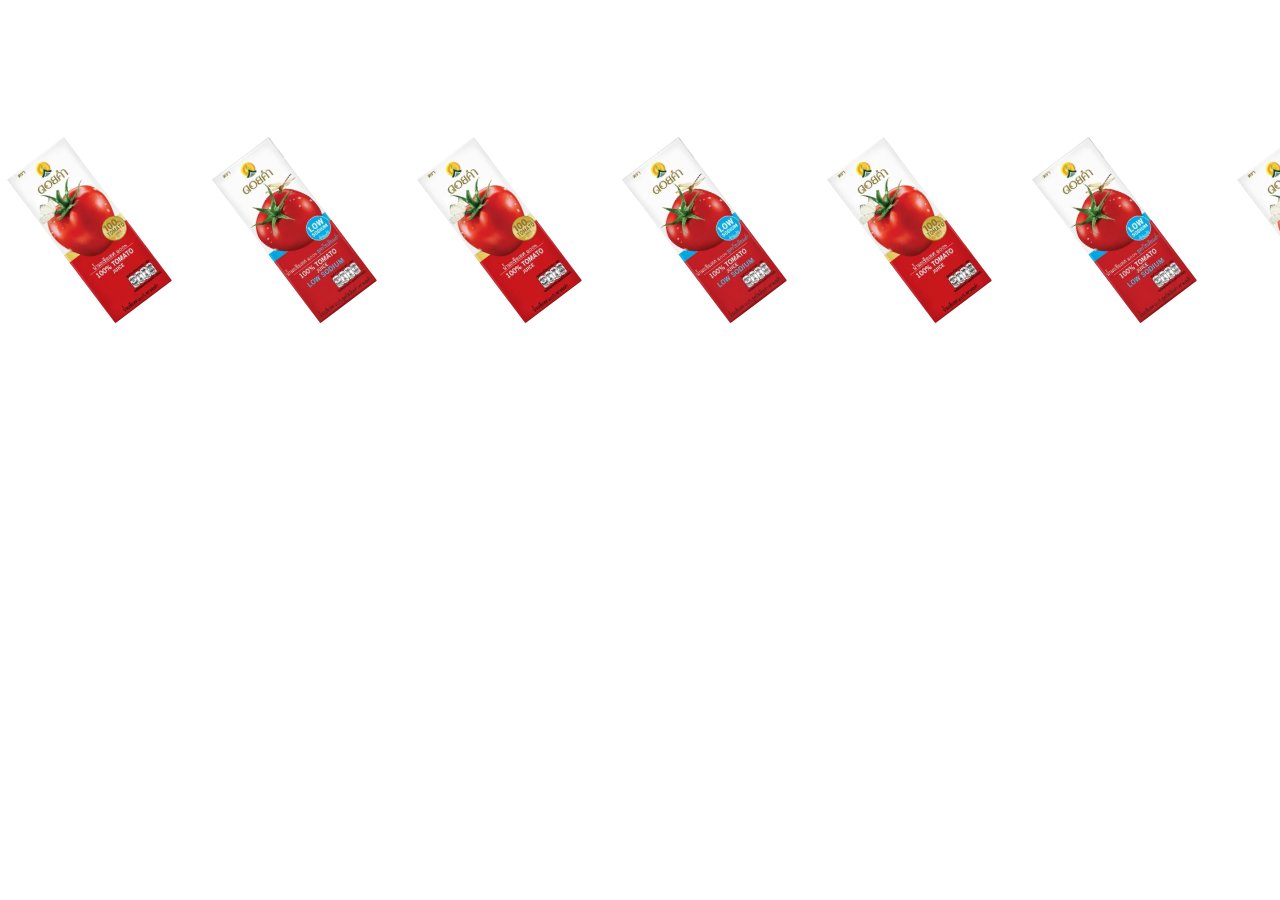
<file: doi-kham-product-gallery.html>
<!doctype html>
<html lang="en">
<head>
  <meta charset="utf-8" />
  <meta
    name="viewport"
    content="width=device-width, initial-scale=1"
  />

  <title>DOI KHAM — Infinite Product Gallery</title>

  <style>
    :root {
      /* =======================================================
         GALLERY
         ======================================================= */

      /* Gap between product boxes */
      --gallery-gap: 25px;

      /* Continuous loop speed */
      --gallery-duration: 16s;

      /*
        Calculated by JavaScript from one complete
        product box + the gap after it.
      */
      --gallery-loop-distance: 0px;

      /*
        Calculated from the rotated product box.
      */
      --gallery-height: 180px;

      /* =======================================================
         PRODUCT BOX
         ======================================================= */

      /*
        The box is the layout unit.

        Desktop:
        180px × 460px

        Mobile:
        120px × proportional width
      */
      --product-box-width: 180px;
      --product-box-height: 460px;

      /*
        Product image height inside the box.
      */
      --product-image-height: 180px;

      /*
        Rotate product to the left.
      */
      --product-rotation: -37deg;
    }

    * {
      box-sizing: border-box;
    }

    html,
    body {
      width: 100%;
      min-height: 100%;
      margin: 0;
    }

    body {
      overflow-x: hidden;
      font-family: Arial, Helvetica, sans-serif;
    }

    /* =========================================================
       PRODUCT GALLERY
       ========================================================= */

    .product-gallery {
      position: relative;

      display: flex;
      align-items: center;

      width: 100%;
      height: var(--gallery-height);

      /*
        Only the gallery viewport clips the moving track.
      */
      overflow: hidden;

      background: transparent;
    }

    /* =========================================================
       MOVING TRACK
       ========================================================= */

    /*
      The track controls the horizontal gap
      between product boxes.
    */
    .product-gallery__track {
      display: flex;

      width: max-content;

      column-gap: var(--gallery-gap);

      will-change: transform;

      animation:
        product-gallery-loop
        var(--gallery-duration)
        linear
        infinite;
    }

    /* =========================================================
       PRODUCT BOX
       ========================================================= */

    /*
      ONE BOX = ONE PRODUCT

      Box 01
      └── Image 01

      Box 02
      └── Image 02

      Box 03
      └── Image 01
      ...
    */
    .product-gallery__item {
      position: relative;

      display: flex;
      align-items: center;
      justify-content: center;

      flex: 0 0 var(--product-box-width);

      width: var(--product-box-width);
      height: var(--product-box-height);

      overflow: visible;
    }

    /* =========================================================
       PRODUCT IMAGE
       ========================================================= */

    .product-gallery__image {
      display: block;

      width: auto;
      height: var(--product-image-height);

      max-width: none;

      object-fit: contain;
      object-position: center;

      /*
        Image rotation is independent from
        the track animation.
      */
      rotate: var(--product-rotation);
      transform-origin: center center;

      user-select: none;
      -webkit-user-drag: none;
    }

    /* =========================================================
       INFINITE LOOP
       ========================================================= */

    @keyframes product-gallery-loop {
      from {
        transform: translateX(0);
      }

      to {
        transform:
          translateX(
            calc(-1 * var(--gallery-loop-distance))
          );
      }
    }

    /* =========================================================
       HOVER
       ========================================================= */

    .product-gallery:hover
      .product-gallery__track {
      animation-play-state: paused;
    }

    /* =========================================================
       REDUCED MOTION
       ========================================================= */

    @media (prefers-reduced-motion: reduce) {
      .product-gallery__track {
        animation: none;
        transform: none;
      }
    }

    /* =========================================================
       MOBILE
       ========================================================= */

    @media (max-width: 700px) {
      :root {
        /*
          Mobile product image.
        */
        --product-image-height: 120px;

        /*
          Each product still has its own box.
        */
        --product-box-width: 140px;
        --product-box-height: 300px;

        /*
          Gap between product boxes.
        */
        --gallery-gap: 50px;

        --gallery-duration: 12s;
      }
    }

    @media (max-width: 480px) {
      :root {
        --product-image-height: 120px;

        --product-box-width: 140px;
        --product-box-height: 300px;

        --gallery-gap: 0px;

        --gallery-duration: 10s;
      }
    }
  </style>
</head>

<body>

  <main>

    <section
      class="product-gallery"
      id="product-gallery"
      aria-label="DOI KHAM products"
    >
      <div
        class="product-gallery__track"
        id="product-gallery-track"
      ></div>
    </section>

  </main>

  <script>
    (() => {
      /* =======================================================
         PRODUCT DATA
         ======================================================= */

      const products = [
        {
          id: "product-01",
          name: "DOI KHAM Product 01",
          image: "doi-kham-tomato-juice.png"
        },
        {
          id: "product-02",
          name: "DOI KHAM Product 02",
          image:
            "doi-kham-tomato-juice-low-sodium.png"
        }
      ];

      /* =======================================================
         ELEMENTS
         ======================================================= */

      const gallery =
        document.querySelector(
          "#product-gallery"
        );

      const track =
        document.querySelector(
          "#product-gallery-track"
        );

      if (
        !gallery ||
        !track ||
        !products.length
      ) {
        return;
      }

      /* =======================================================
         HELPERS
         ======================================================= */

      const nextFrame = () =>
        new Promise((resolve) => {
          requestAnimationFrame(resolve);
        });

      const waitForImages = (
        container
      ) => {
        const images = [
          ...container.querySelectorAll(
            "img"
          )
        ];

        if (!images.length) {
          return Promise.resolve();
        }

        return Promise.all(
          images.map((image) => {
            if (image.complete) {
              return Promise.resolve();
            }

            return new Promise((resolve) => {
              image.addEventListener(
                "load",
                resolve,
                { once: true }
              );

              image.addEventListener(
                "error",
                resolve,
                { once: true }
              );
            });
          })
        );
      };

      /* =======================================================
         PRODUCT BOX
         ======================================================= */

      const createProductItem = (
        product,
        isDuplicate = false
      ) => {
        const item =
          document.createElement(
            "article"
          );

        item.className =
          "product-gallery__item";

        item.dataset.productId =
          product.id;

        if (isDuplicate) {
          item.setAttribute(
            "aria-hidden",
            "true"
          );
        }

        const image =
          document.createElement(
            "img"
          );

        image.className =
          "product-gallery__image";

        image.src =
          product.image;

        image.alt =
          isDuplicate
            ? ""
            : product.name;

        image.loading =
          "eager";

        image.decoding =
          "async";

        item.appendChild(
          image
        );

        return item;
      };

      /* =======================================================
         BUILD TRACK
         ======================================================= */

      const rebuildTrack = async () => {
        /*
          Stop animation during measurement.
        */
        track.style.animation =
          "none";

        track.replaceChildren();

        /*
          -------------------------------------------------------
          1. Create the first real product box.
          -------------------------------------------------------
        */

        const firstItem =
          createProductItem(
            products[0]
          );

        track.appendChild(
          firstItem
        );

        /*
          Wait for the image to load.
        */
        await waitForImages(
          firstItem
        );

        await nextFrame();

        /*
          -------------------------------------------------------
          2. Measure the fixed product box.
          -------------------------------------------------------
        */

        const itemWidth =
          firstItem.getBoundingClientRect()
            .width;

        const itemHeight =
          firstItem.getBoundingClientRect()
            .height;

        /*
          -------------------------------------------------------
          3. Calculate the loop distance.
          -------------------------------------------------------

          One loop is:

          [Product Box] + [Gallery Gap]
        */

        const galleryGap =
          parseFloat(
            getComputedStyle(
              track
            ).columnGap
          ) || 0;

        const loopDistance =
          itemWidth +
          galleryGap;

        gallery.style.setProperty(
          "--gallery-loop-distance",
          `${loopDistance}px`
        );

        /*
          -------------------------------------------------------
          4. Calculate enough vertical room for
             the rotated image.
          -------------------------------------------------------

          The image itself remains 180px / 120px high.
          The box provides the layout space around it.
        */

        const image =
          firstItem.querySelector(
            ".product-gallery__image"
          );

        if (image) {
          const imageRect =
            image.getBoundingClientRect();

          const rotation =
            parseFloat(
              getComputedStyle(
                document.documentElement
              ).getPropertyValue(
                "--product-rotation"
              )
            ) || -37;

          const angle =
            Math.abs(rotation) *
            Math.PI /
            180;

          const rotatedHeight =
            Math.abs(
              imageRect.width *
              Math.sin(angle)
            ) +
            Math.abs(
              imageRect.height *
              Math.cos(angle)
            );

          /*
            Use whichever is larger:
            the configured box height or
            the rotated image's required height.
          */
          const galleryHeight =
            Math.max(
              itemHeight,
              rotatedHeight
            );

          gallery.style.setProperty(
            "--gallery-height",
            `${galleryHeight}px`
          );
        }

        await nextFrame();

        /*
          -------------------------------------------------------
          5. Fill the track with individual boxes.
          -------------------------------------------------------

          A → B → A → B → A → B → ...
        */

        const galleryWidth =
          gallery.getBoundingClientRect()
            .width;

        const requiredTrackWidth =
          galleryWidth +
          loopDistance * 2;

        const requiredItems =
          Math.max(
            products.length * 2,
            Math.ceil(
              requiredTrackWidth /
              loopDistance
            )
          );

        let productIndex =
          1;

        while (
          track.children.length <
          requiredItems
        ) {
          const product =
            products[
              productIndex %
              products.length
            ];

          track.appendChild(
            createProductItem(
              product,
              true
            )
          );

          productIndex++;
        }

        /*
          -------------------------------------------------------
          6. Restart animation.
          -------------------------------------------------------
        */

        void track.offsetWidth;

        track.style.animation =
          "";
      };

      /* =======================================================
         INITIAL BUILD
         ======================================================= */

      rebuildTrack();

      /* =======================================================
         RESPONSIVE REBUILD
         ======================================================= */

      let resizeFrame =
        null;

      const resizeObserver =
        new ResizeObserver(() => {
          if (resizeFrame) {
            cancelAnimationFrame(
              resizeFrame
            );
          }

          resizeFrame =
            requestAnimationFrame(() => {
              rebuildTrack();
            });
        });

      resizeObserver.observe(
        gallery
      );

      /* =======================================================
         FINAL IMAGE LOAD
         ======================================================= */

      window.addEventListener(
        "load",
        () => {
          rebuildTrack();
        }
      );
    })();
  </script>

</body>
</html>
</file>
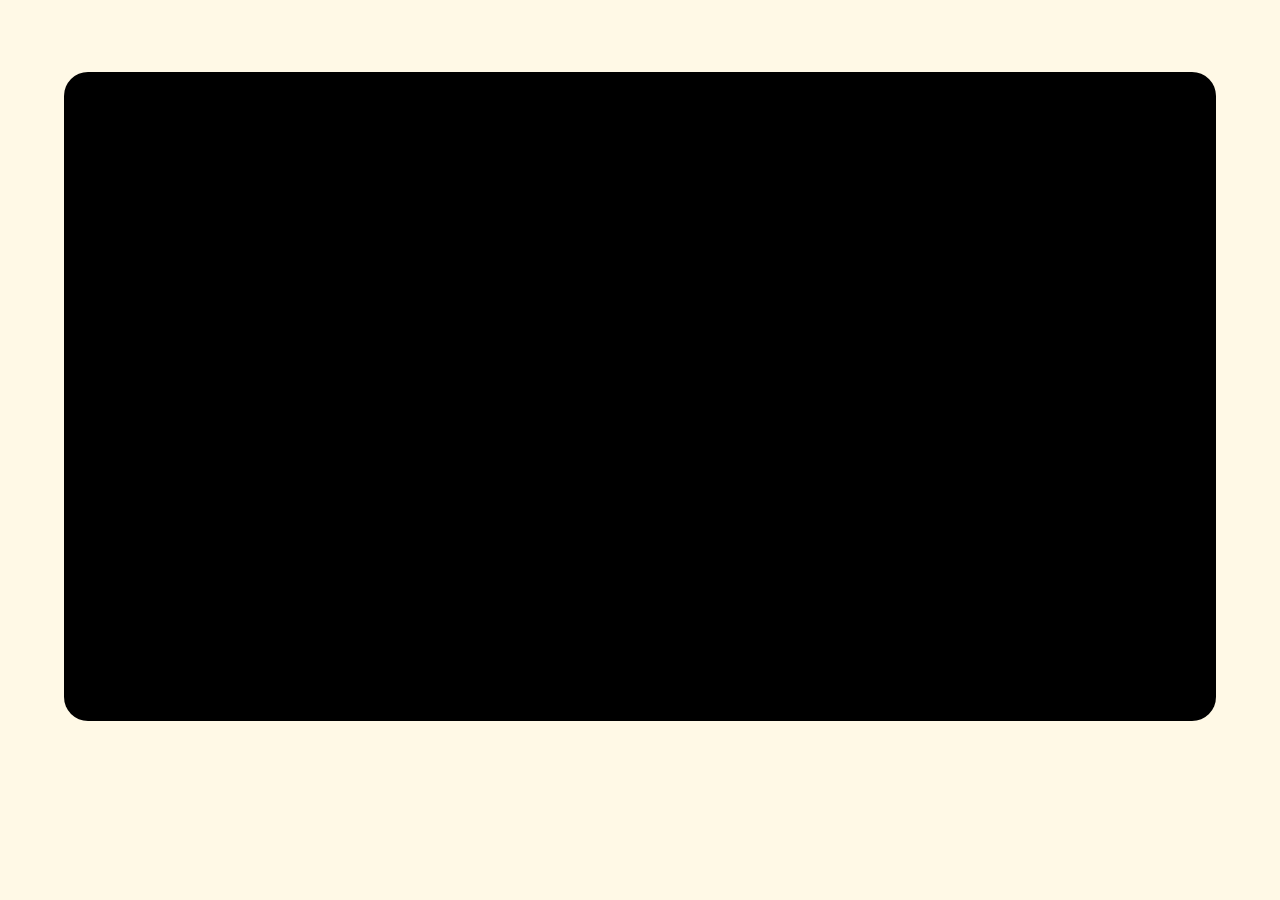
<file: doi-kham-vdo-section.html>
<!DOCTYPE html>
<html lang="en">
<head>
  <meta charset="UTF-8" />
  <meta name="viewport" content="width=device-width, initial-scale=1.0" />
  <title>DOI KHAM - Video</title>

  <style>
    :root {
      /* =========================
         Video Section
      ========================= */
      --video-section-bg: #FFF9E6;

      --video-section-block-padding: clamp(32px, 6vw, 72px);
      --video-section-inline-padding: clamp(20px, 5vw, 72px);

      --video-container-width: 1270px;

      --video-ratio-desktop: 1270 / 715;
      --video-ratio-mobile: 392 / 320;

      --video-radius: 24px;
    }

    *,
    *::before,
    *::after {
      box-sizing: border-box;
    }

    html,
    body {
      width: 100%;
      min-height: 100%;
      margin: 0;
    }

    body {
      overflow-x: hidden;
      font-family: Arial, Helvetica, sans-serif;
      background-color: var(--video-section-bg);
    }

    /* =========================
       Video Section
    ========================= */
    .video-section {
      display: flex;
      align-items: center;
      justify-content: center;
      width: 100%;
      padding-block: var(--video-section-block-padding);
      padding-inline: var(--video-section-inline-padding);
      background-color: var(--video-section-bg);
    }

    /* =========================
       Parent Container
    ========================= */
    .video-section__container {
      container: video-section / inline-size;
      display: flex;
      align-items: center;
      justify-content: center;
      width: min(100%, var(--video-container-width));
      min-width: 0;
    }

    /* =========================
       Video Player
    ========================= */
    .video-player {
      display: block;
      width: 100%;
      max-width: var(--video-container-width);
      height: auto;
      aspect-ratio: var(--video-ratio-desktop);

      margin: 0;
      padding: 0;
      border: 0;
      border-radius: var(--video-radius);

      background-color: #000000;
      object-fit: cover;
      object-position: center;

      overflow: hidden;
    }

    /* =========================
       Mobile
       392 × 320
    ========================= */
    @container video-section (max-width: 700px) {
      .video-section__container {
        width: 100%;
      }

      .video-player {
        width: 100%;
        max-width: 100%;
        aspect-ratio: var(--video-ratio-mobile);
      }
    }

    /* =========================
       Very Small Mobile
    ========================= */
    @container video-section (max-width: 400px) {
      .video-player {
        width: 100%;
        aspect-ratio: var(--video-ratio-mobile);
      }
    }
  </style>
</head>

<body>

  <section class="video-section" aria-label="DOI KHAM video">

    <div class="video-section__container">

      <video
        class="video-player"
        autoplay
        muted
        loop
        playsinline
        preload="metadata"
      >
        <source
          src="videoplayback.mp4"
          type="video/mp4"
        />

        Your browser does not support the video element.
      </video>

    </div>

  </section>

</body>
</html>
</file>
